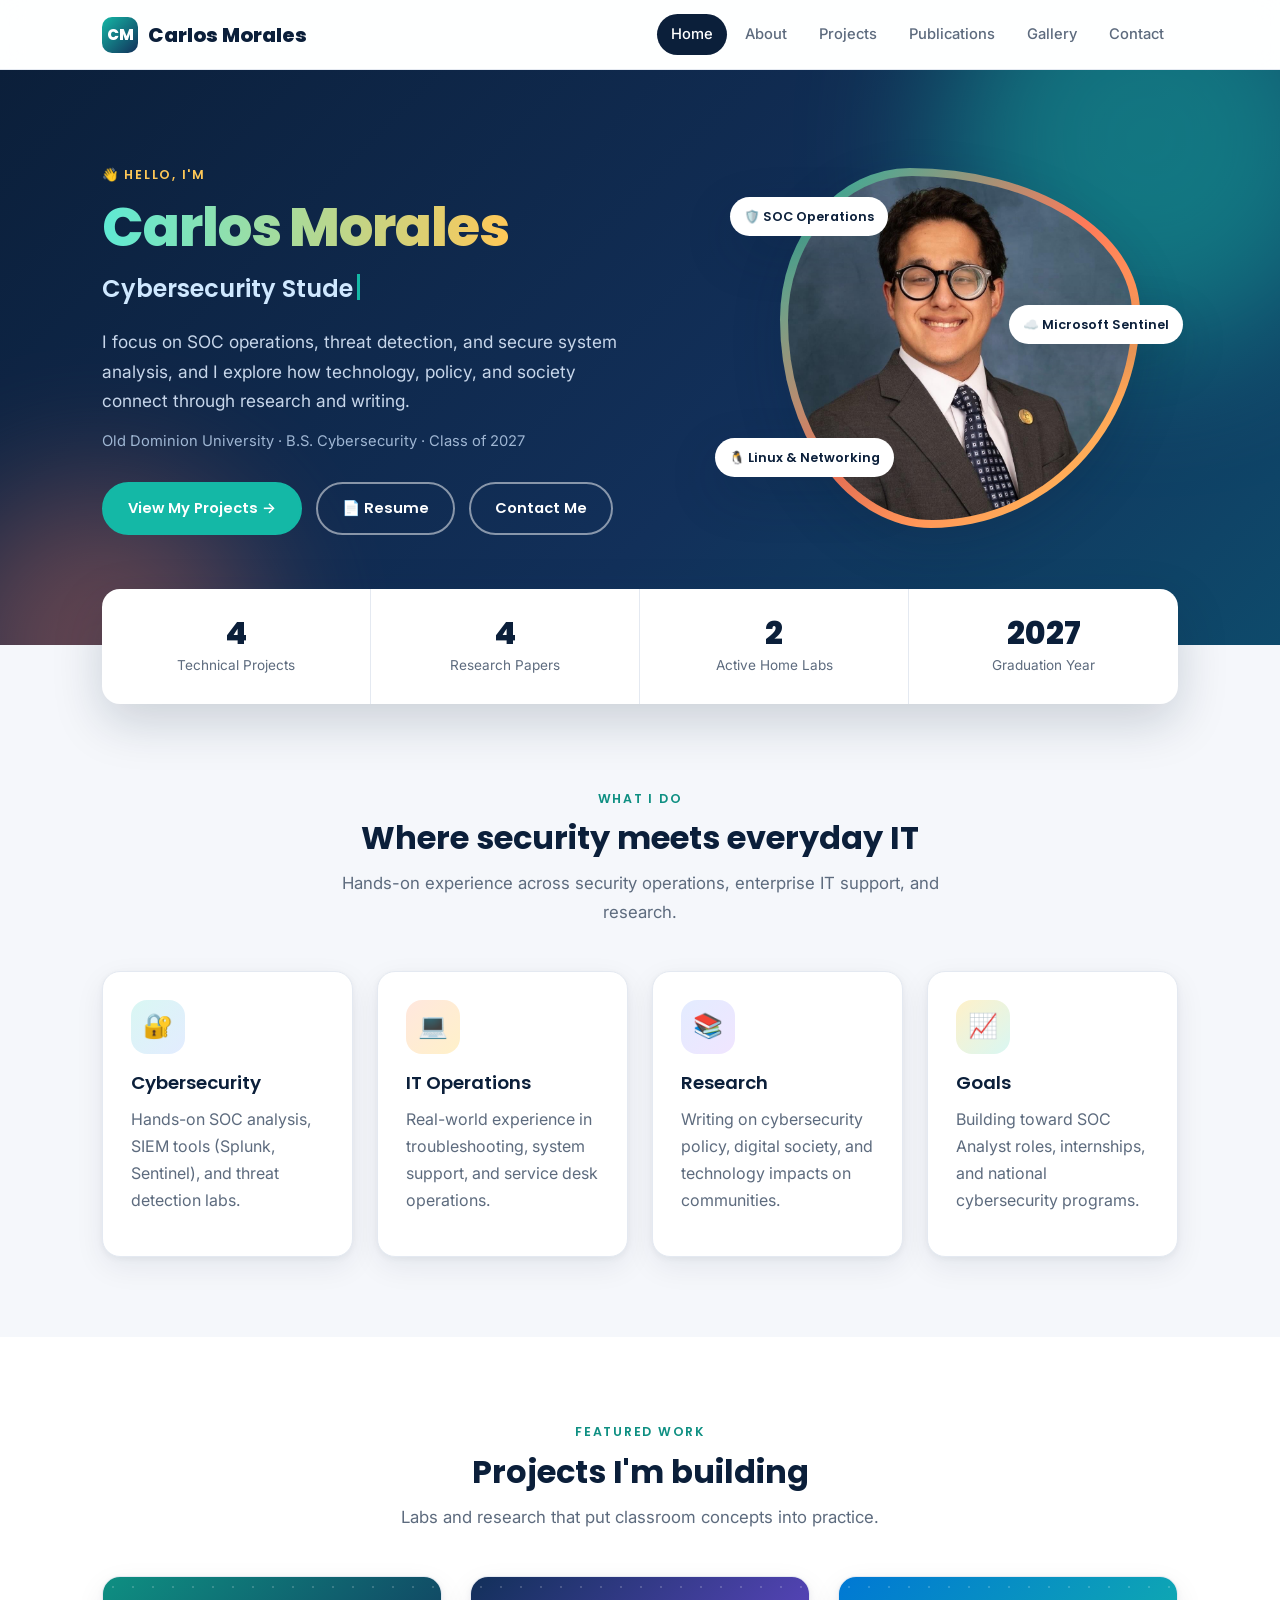
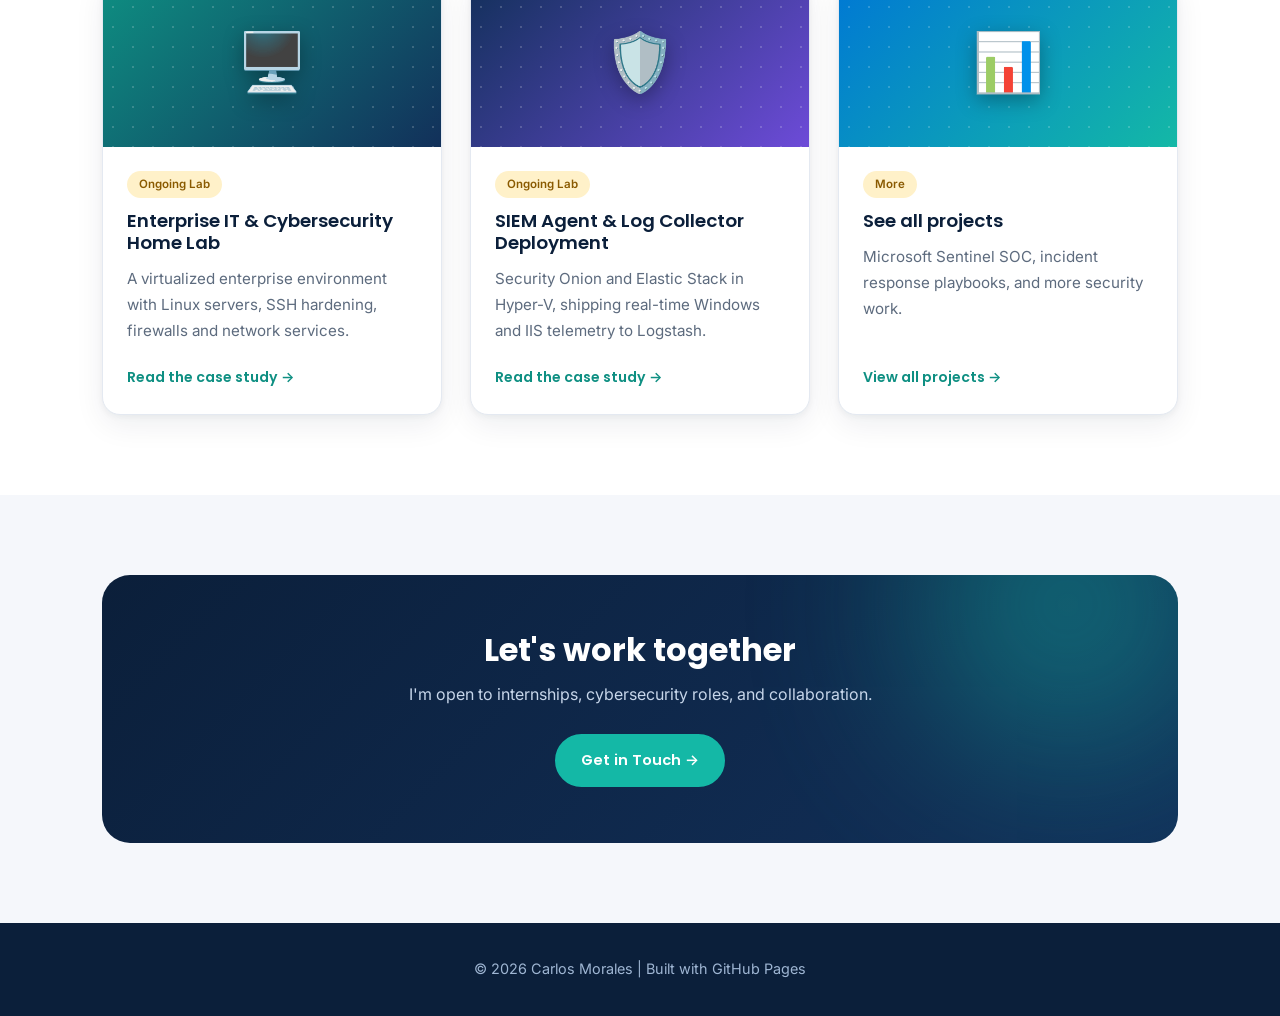
<file: index.html>
<!DOCTYPE html>
<html lang="en">
<head>
    <meta charset="UTF-8">
    <meta name="viewport" content="width=device-width, initial-scale=1.0">
    <title>Carlos Morales | Cybersecurity & IT Professional</title>
    <link rel="stylesheet" href="css/style.css">
    <script src="js/main.js"></script>
</head>
<body>

<nav class="navbar">
    <a href="index.html" class="brand"><span class="logo">CM</span> Carlos Morales</a>
    <button class="nav-toggle" aria-label="Toggle menu">☰</button>
    <div class="nav-links">
        <a href="index.html" class="nav-link active">Home</a>
        <a href="about.html" class="nav-link">About</a>
        <a href="projects.html" class="nav-link">Projects</a>
        <a href="writing.html" class="nav-link">Publications</a>
        <a href="gallery.html" class="nav-link">Gallery</a>
        <a href="contact.html" class="nav-link">Contact</a>
    </div>
</nav>

<!-- HERO -->
<header class="hero">
    <div class="wrap hero-inner">
        <div>
            <span class="eyebrow">👋 Hello, I'm</span>
            <h1><span class="grad">Carlos Morales</span></h1>
            <div class="role-line"><span id="typed-role">Cybersecurity Student</span><span class="caret"></span></div>
            <p>
                I focus on SOC operations, threat detection, and secure system analysis, and I explore how
                technology, policy, and society connect through research and writing.
            </p>
            <p class="uni">Old Dominion University · B.S. Cybersecurity · Class of 2027</p>
            <div class="hero-actions">
                <a class="btn" href="projects.html">View My Projects →</a>
                <a class="btn btn-ghost" href="assets/Carlos_Morales_Eportfolio%20(0).pdf" target="_blank" rel="noopener">📄 Resume</a>
                <a class="btn btn-ghost" href="contact.html">Contact Me</a>
            </div>
        </div>

        <div class="hero-photo">
            <div class="photo-frame">
                <img src="assets/Profile.jpg" alt="Carlos Morales">
            </div>
            <span class="chip c1">🛡️ SOC Operations</span>
            <span class="chip c2">🐧 Linux & Networking</span>
            <span class="chip c3">☁️ Microsoft Sentinel</span>
        </div>
    </div>
</header>

<!-- STATS -->
<section class="stats">
    <div class="wrap">
        <div class="stats-grid reveal">
            <div class="stat"><b>4</b><span>Technical Projects</span></div>
            <div class="stat"><b>4</b><span>Research Papers</span></div>
            <div class="stat"><b>2</b><span>Active Home Labs</span></div>
            <div class="stat"><b>2027</b><span>Graduation Year</span></div>
        </div>
    </div>
</section>

<!-- WHAT I DO -->
<section class="section">
    <div class="wrap">
        <div class="section-head reveal">
            <span class="eyebrow">What I Do</span>
            <h2>Where security meets everyday IT</h2>
            <p>Hands-on experience across security operations, enterprise IT support, and research.</p>
        </div>

        <div class="cards">
            <div class="card reveal">
                <div class="icon">🔐</div>
                <h3>Cybersecurity</h3>
                <p>Hands-on SOC analysis, SIEM tools (Splunk, Sentinel), and threat detection labs.</p>
            </div>
            <div class="card reveal">
                <div class="icon i2">💻</div>
                <h3>IT Operations</h3>
                <p>Real-world experience in troubleshooting, system support, and service desk operations.</p>
            </div>
            <div class="card reveal">
                <div class="icon i3">📚</div>
                <h3>Research</h3>
                <p>Writing on cybersecurity policy, digital society, and technology impacts on communities.</p>
            </div>
            <div class="card reveal">
                <div class="icon i4">📈</div>
                <h3>Goals</h3>
                <p>Building toward SOC Analyst roles, internships, and national cybersecurity programs.</p>
            </div>
        </div>
    </div>
</section>

<!-- FEATURED PROJECTS -->
<section class="section alt">
    <div class="wrap">
        <div class="section-head reveal">
            <span class="eyebrow">Featured Work</span>
            <h2>Projects I'm building</h2>
            <p>Labs and research that put classroom concepts into practice.</p>
        </div>

        <div class="project-grid">
            <a href="projects/enterprise-it-infrastructure-home-lab.html" class="project-link reveal">
                <div class="project-card">
                    <div class="cover"><span>🖥️</span></div>
                    <div class="project-body">
                        <span class="status">Ongoing Lab</span>
                        <h3>Enterprise IT & Cybersecurity Home Lab</h3>
                        <p>A virtualized enterprise environment with Linux servers, SSH hardening, firewalls and network services.</p>
                        <span class="project-more">Read the case study →</span>
                    </div>
                </div>
            </a>

            <a href="projects/siem-deployment-lab.html" class="project-link reveal">
                <div class="project-card">
                    <div class="cover c2"><span>🛡️</span></div>
                    <div class="project-body">
                        <span class="status">Ongoing Lab</span>
                        <h3>SIEM Agent & Log Collector Deployment</h3>
                        <p>Security Onion and Elastic Stack in Hyper-V, shipping real-time Windows and IIS telemetry to Logstash.</p>
                        <span class="project-more">Read the case study →</span>
                    </div>
                </div>
            </a>

            <a href="projects.html" class="project-link reveal">
                <div class="project-card">
                    <div class="cover c3"><span>📊</span></div>
                    <div class="project-body">
                        <span class="status">More</span>
                        <h3>See all projects</h3>
                        <p>Microsoft Sentinel SOC, incident response playbooks, and more security work.</p>
                        <span class="project-more">View all projects →</span>
                    </div>
                </div>
            </a>
        </div>
    </div>
</section>

<!-- CTA -->
<section class="section">
    <div class="wrap">
        <div class="cta-band reveal">
            <h2>Let's work together</h2>
            <p>I'm open to internships, cybersecurity roles, and collaboration.</p>
            <a class="btn" href="contact.html">Get in Touch →</a>
        </div>
    </div>
</section>

<footer>
    © 2026 Carlos Morales | Built with GitHub Pages
</footer>

</body>
</html>
</file>
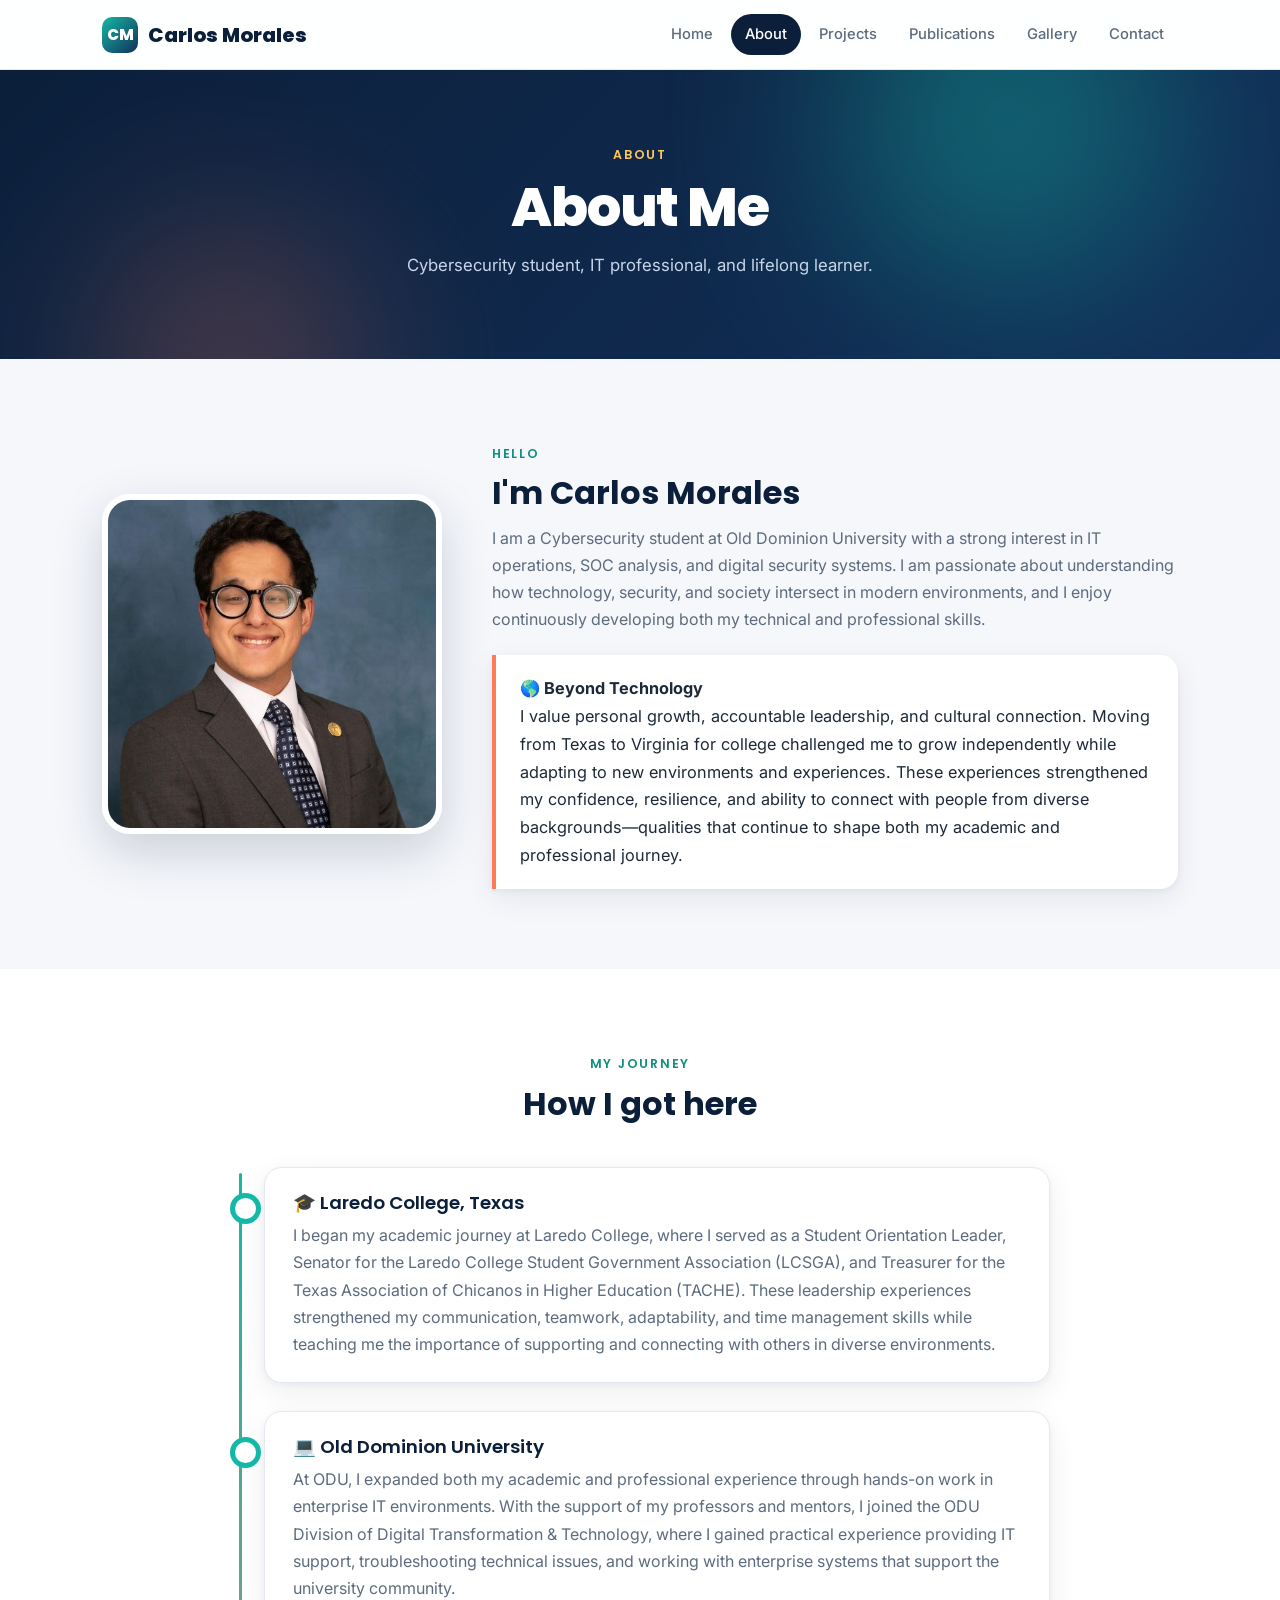
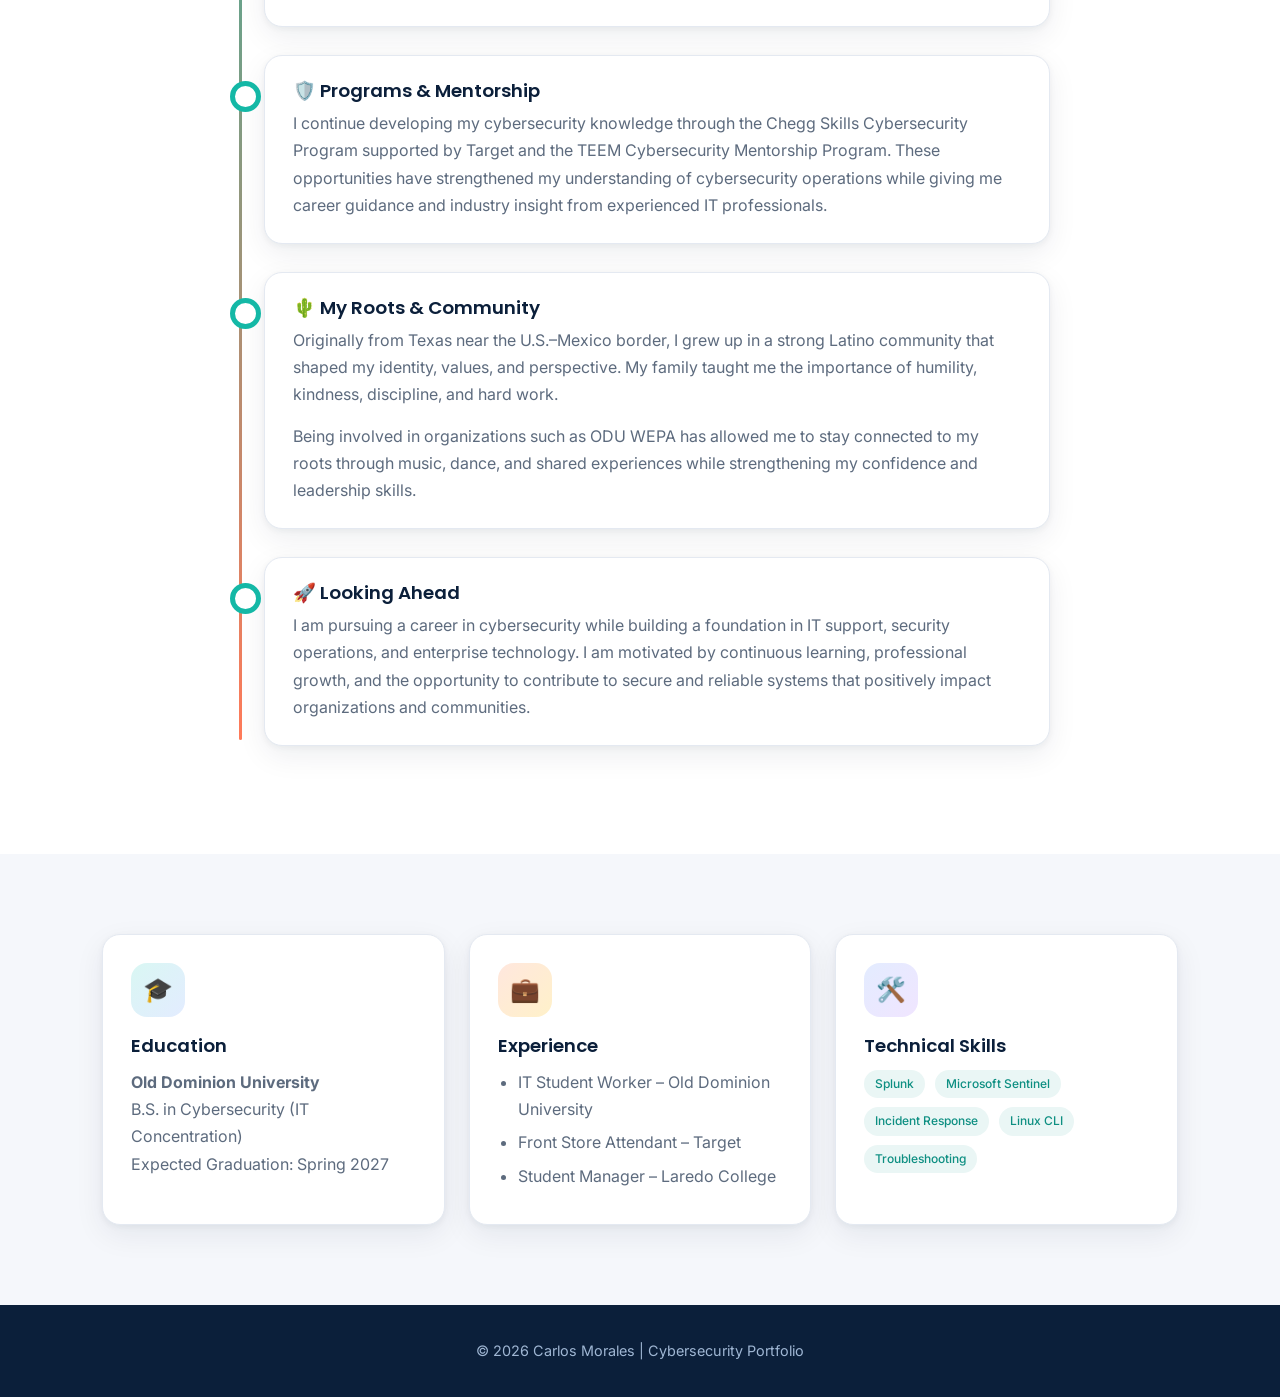
<file: about.html>
<!DOCTYPE html>
<html lang="en">
<head>
    <meta charset="UTF-8">
    <meta name="viewport" content="width=device-width, initial-scale=1.0">
    <title>About | Carlos Morales</title>
    <link rel="stylesheet" href="css/style.css">
    <script src="js/main.js"></script>
</head>

<body>

<nav class="navbar">
    <a href="index.html" class="brand"><span class="logo">CM</span> Carlos Morales</a>
    <button class="nav-toggle" aria-label="Toggle menu">☰</button>
    <div class="nav-links">
        <a href="index.html" class="nav-link">Home</a>
        <a href="about.html" class="nav-link active">About</a>
        <a href="projects.html" class="nav-link">Projects</a>
        <a href="writing.html" class="nav-link">Publications</a>
        <a href="gallery.html" class="nav-link">Gallery</a>
        <a href="contact.html" class="nav-link">Contact</a>
    </div>
</nav>

<header class="page-hero">
    <span class="eyebrow">About</span>
    <h1>About Me</h1>
    <p>Cybersecurity student, IT professional, and lifelong learner.</p>
</header>

<!-- INTRO -->
<section class="section">
    <div class="wrap about-top">
        <img src="./assets/Profile.jpg" alt="Carlos Morales" class="profile-pic reveal">

        <div class="reveal">
            <span class="eyebrow">Hello</span>
            <h2>I'm Carlos Morales</h2>
            <p>
                I am a Cybersecurity student at Old Dominion University with a strong interest in IT operations,
                SOC analysis, and digital security systems. I am passionate about understanding how technology,
                security, and society intersect in modern environments, and I enjoy continuously developing both
                my technical and professional skills.
            </p>
            <div class="quote">
                <strong>🌎 Beyond Technology</strong><br>
                I value personal growth, accountable leadership, and cultural connection. Moving from Texas to
                Virginia for college challenged me to grow independently while adapting to new environments and
                experiences. These experiences strengthened my confidence, resilience, and ability to connect with
                people from diverse backgrounds—qualities that continue to shape both my academic and professional journey.
            </div>
        </div>
    </div>
</section>

<!-- JOURNEY -->
<section class="section alt">
    <div class="wrap">
        <div class="section-head reveal">
            <span class="eyebrow">My Journey</span>
            <h2>How I got here</h2>
        </div>

        <div class="timeline">

            <div class="t-item reveal">
                <div class="card">
                    <h3>🎓 Laredo College, Texas</h3>
                    <p>
                        I began my academic journey at Laredo College, where I served as a Student Orientation Leader,
                        Senator for the Laredo College Student Government Association (LCSGA), and Treasurer for the
                        Texas Association of Chicanos in Higher Education (TACHE). These leadership experiences
                        strengthened my communication, teamwork, adaptability, and time management skills while teaching
                        me the importance of supporting and connecting with others in diverse environments.
                    </p>
                </div>
            </div>

            <div class="t-item reveal">
                <div class="card">
                    <h3>💻 Old Dominion University</h3>
                    <p>
                        At ODU, I expanded both my academic and professional experience through hands-on work in
                        enterprise IT environments. With the support of my professors and mentors, I joined the ODU
                        Division of Digital Transformation & Technology, where I gained practical experience providing
                        IT support, troubleshooting technical issues, and working with enterprise systems that support
                        the university community.
                    </p>
                </div>
            </div>

            <div class="t-item reveal">
                <div class="card">
                    <h3>🛡️ Programs & Mentorship</h3>
                    <p>
                        I continue developing my cybersecurity knowledge through the Chegg Skills Cybersecurity Program
                        supported by Target and the TEEM Cybersecurity Mentorship Program. These opportunities have
                        strengthened my understanding of cybersecurity operations while giving me career guidance and
                        industry insight from experienced IT professionals.
                    </p>
                </div>
            </div>

            <div class="t-item reveal">
                <div class="card">
                    <h3>🌵 My Roots & Community</h3>
                    <p>
                        Originally from Texas near the U.S.–Mexico border, I grew up in a strong Latino community that
                        shaped my identity, values, and perspective. My family taught me the importance of humility,
                        kindness, discipline, and hard work.
                    </p>
                    <p>
                        Being involved in organizations such as ODU WEPA has allowed me to stay connected to my roots
                        through music, dance, and shared experiences while strengthening my confidence and leadership skills.
                    </p>
                </div>
            </div>

            <div class="t-item reveal">
                <div class="card">
                    <h3>🚀 Looking Ahead</h3>
                    <p>
                        I am pursuing a career in cybersecurity while building a foundation in IT support, security
                        operations, and enterprise technology. I am motivated by continuous learning, professional
                        growth, and the opportunity to contribute to secure and reliable systems that positively impact
                        organizations and communities.
                    </p>
                </div>
            </div>

        </div>
    </div>
</section>

<!-- QUICK FACTS -->
<section class="section">
    <div class="wrap">
        <div class="cards">

            <div class="card reveal">
                <div class="icon">🎓</div>
                <h3>Education</h3>
                <p>
                    <strong>Old Dominion University</strong><br>
                    B.S. in Cybersecurity (IT Concentration)<br>
                    Expected Graduation: Spring 2027
                </p>
            </div>

            <div class="card reveal">
                <div class="icon i2">💼</div>
                <h3>Experience</h3>
                <ul>
                    <li>IT Student Worker – Old Dominion University</li>
                    <li>Front Store Attendant – Target</li>
                    <li>Student Manager – Laredo College</li>
                </ul>
            </div>

            <div class="card reveal">
                <div class="icon i3">🛠️</div>
                <h3>Technical Skills</h3>
                <div class="tag-container">
                    <span class="tag">Splunk</span>
                    <span class="tag">Microsoft Sentinel</span>
                    <span class="tag">Incident Response</span>
                    <span class="tag">Linux CLI</span>
                    <span class="tag">Troubleshooting</span>
                </div>
            </div>

        </div>
    </div>
</section>

<footer>
    © 2026 Carlos Morales | Cybersecurity Portfolio
</footer>

</body>
</html>
</file>
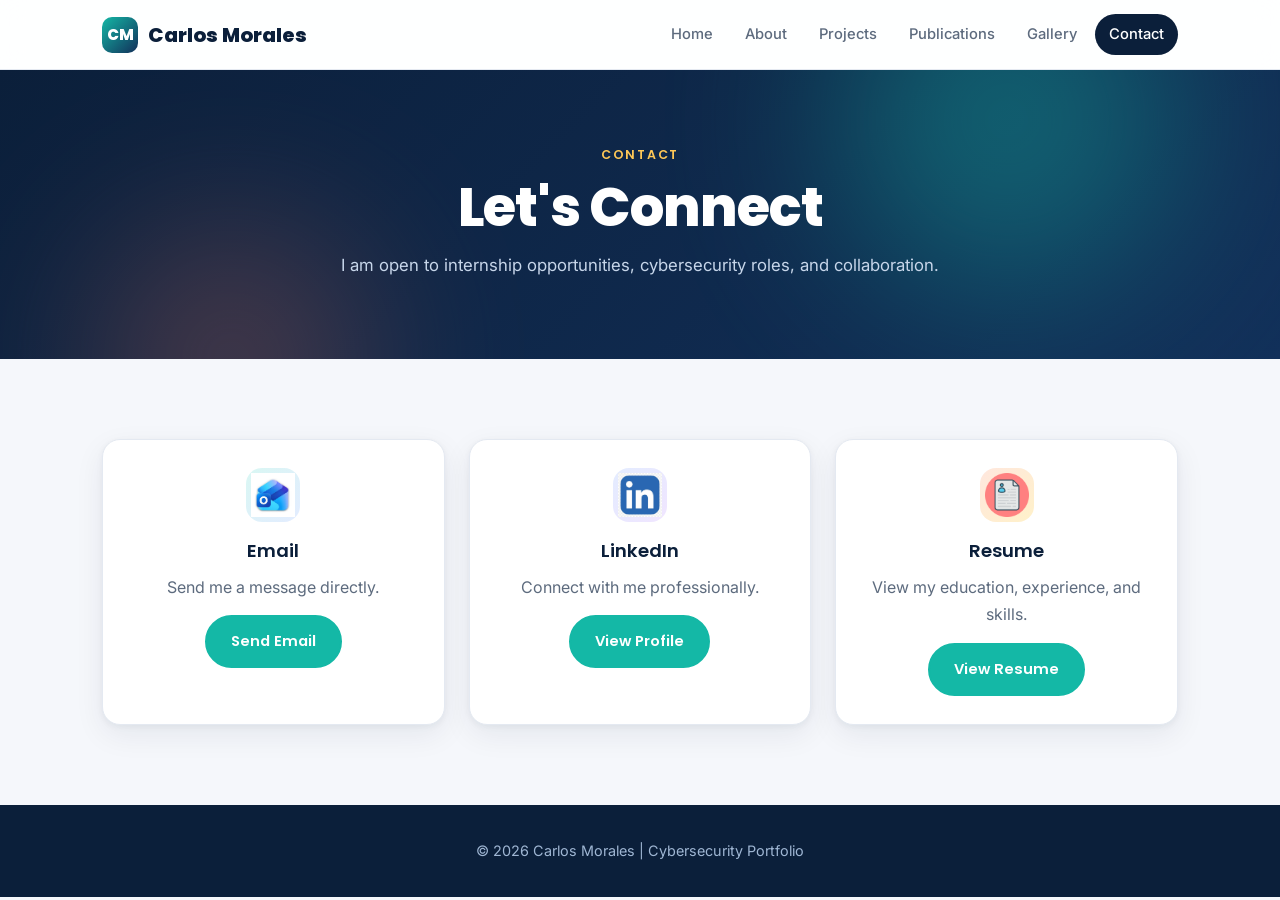
<file: contact.html>
<!DOCTYPE html>
<html lang="en">
<head>
    <meta charset="UTF-8">
    <meta name="viewport" content="width=device-width, initial-scale=1.0">
    <title>Contact | Carlos Morales</title>
    <link rel="stylesheet" href="css/style.css">
    <script src="js/main.js"></script>
</head>
<body>

<nav class="navbar">
    <a href="index.html" class="brand"><span class="logo">CM</span> Carlos Morales</a>
    <button class="nav-toggle" aria-label="Toggle menu">☰</button>
    <div class="nav-links">
        <a href="index.html" class="nav-link">Home</a>
        <a href="about.html" class="nav-link">About</a>
        <a href="projects.html" class="nav-link">Projects</a>
        <a href="writing.html" class="nav-link">Publications</a>
        <a href="gallery.html" class="nav-link">Gallery</a>
        <a href="contact.html" class="nav-link active">Contact</a>
    </div>
</nav>

<header class="page-hero">
    <span class="eyebrow">Contact</span>
    <h1>Let's Connect</h1>
    <p>I am open to internship opportunities, cybersecurity roles, and collaboration.</p>
</header>

<section class="section">
    <div class="wrap">
        <div class="cards">

            <div class="card contact-card reveal">
                <div class="icon"><img src="assets/outlook.jpg" alt="Outlook logo"></div>
                <h3>Email</h3>
                <p>Send me a message directly.</p>
                <a class="btn" href="mailto:carlos.morales2004@outlook.com">Send Email</a>
            </div>

            <div class="card contact-card reveal">
                <div class="icon i3"><img src="assets/Linkdein.jpg" alt="LinkedIn logo"></div>
                <h3>LinkedIn</h3>
                <p>Connect with me professionally.</p>
                <a class="btn" href="https://www.linkedin.com/in/carlos-morales-39b789294" target="_blank" rel="noopener noreferrer">View Profile</a>
            </div>

            <div class="card contact-card reveal">
                <div class="icon i2"><img src="assets/resume.png" alt="Resume icon"></div>
                <h3>Resume</h3>
                <p>View my education, experience, and skills.</p>
                <a class="btn" href="assets/Carlos_Morales_Eportfolio%20(0).pdf" target="_blank" rel="noopener">View Resume</a>
            </div>

        </div>
    </div>
</section>

<footer>
    © 2026 Carlos Morales | Cybersecurity Portfolio
</footer>

</body>
</html>
</file>
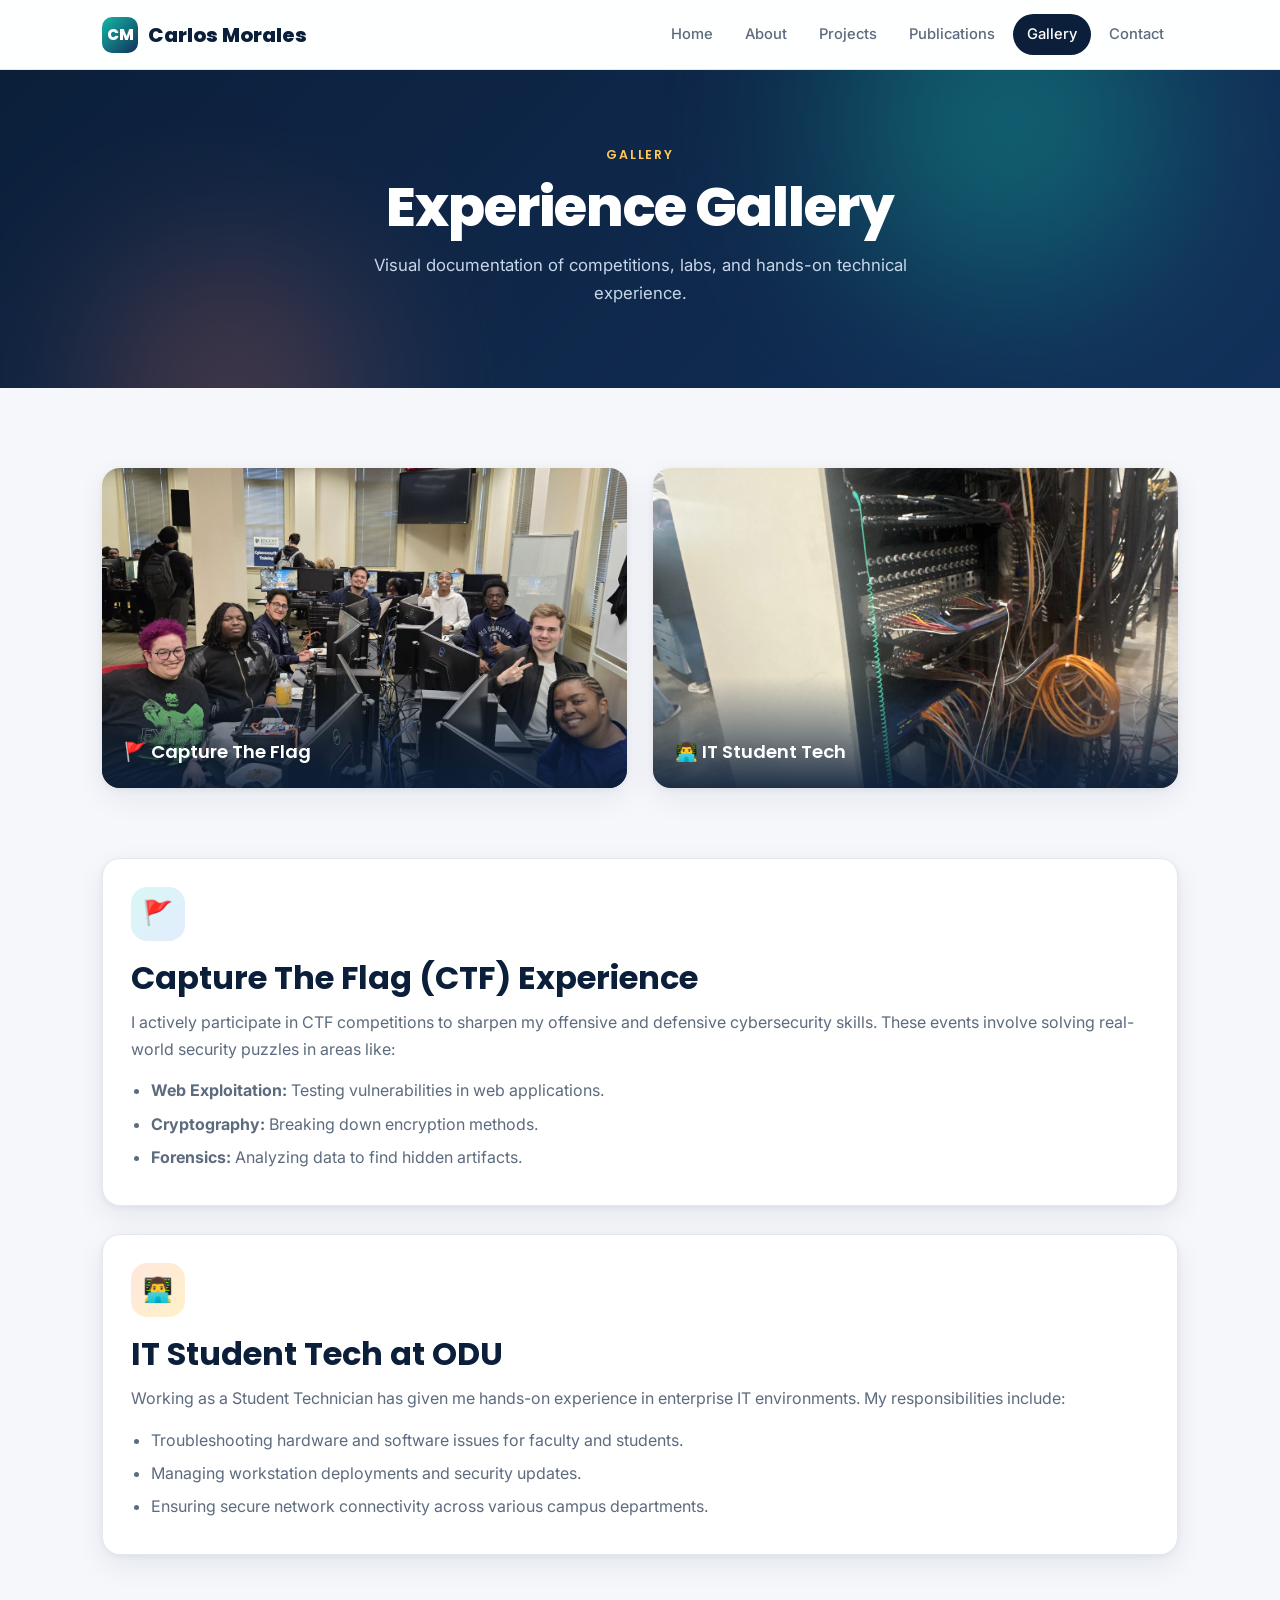
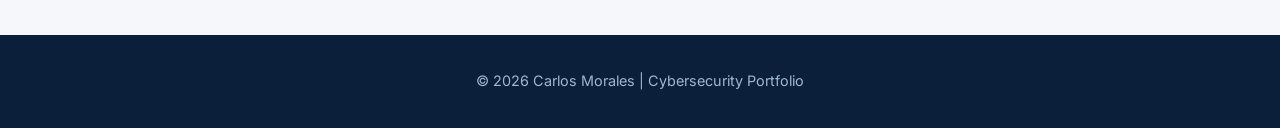
<file: gallery.html>
<!DOCTYPE html>
<html lang="en">
<head>
    <meta charset="UTF-8">
    <meta name="viewport" content="width=device-width, initial-scale=1.0">
    <title>Gallery | Carlos Morales</title>
    <link rel="stylesheet" href="css/style.css">
    <script src="js/main.js"></script>
</head>
<body>

<nav class="navbar">
    <a href="index.html" class="brand"><span class="logo">CM</span> Carlos Morales</a>
    <button class="nav-toggle" aria-label="Toggle menu">☰</button>
    <div class="nav-links">
        <a href="index.html" class="nav-link">Home</a>
        <a href="about.html" class="nav-link">About</a>
        <a href="projects.html" class="nav-link">Projects</a>
        <a href="writing.html" class="nav-link">Publications</a>
        <a href="gallery.html" class="nav-link active">Gallery</a>
        <a href="contact.html" class="nav-link">Contact</a>
    </div>
</nav>

<header class="page-hero">
    <span class="eyebrow">Gallery</span>
    <h1>Experience Gallery</h1>
    <p>Visual documentation of competitions, labs, and hands-on technical experience.</p>
</header>

<section class="section">
    <div class="wrap">

        <div class="gallery-grid">
            <a href="#ctf-detail" class="gallery-link reveal">
                <div class="gallery-item">
                    <img src="assets/CTF2.jpg" alt="Capture The Flag competition">
                    <p>🚩 Capture The Flag</p>
                </div>
            </a>

            <a href="#it-detail" class="gallery-link reveal">
                <div class="gallery-item">
                    <img src="assets/IT.jpeg" alt="IT student technician">
                    <p>👨‍💻 IT Student Tech</p>
                </div>
            </a>
        </div>

        <div class="detail-stack">

            <section id="ctf-detail" class="card reveal">
                <div class="icon">🚩</div>
                <h2>Capture The Flag (CTF) Experience</h2>
                <p>I actively participate in CTF competitions to sharpen my offensive and defensive cybersecurity skills. These events involve solving real-world security puzzles in areas like:</p>
                <ul>
                    <li><strong>Web Exploitation:</strong> Testing vulnerabilities in web applications.</li>
                    <li><strong>Cryptography:</strong> Breaking down encryption methods.</li>
                    <li><strong>Forensics:</strong> Analyzing data to find hidden artifacts.</li>
                </ul>
            </section>

            <section id="it-detail" class="card reveal">
                <div class="icon i2">👨‍💻</div>
                <h2>IT Student Tech at ODU</h2>
                <p>Working as a Student Technician has given me hands-on experience in enterprise IT environments. My responsibilities include:</p>
                <ul>
                    <li>Troubleshooting hardware and software issues for faculty and students.</li>
                    <li>Managing workstation deployments and security updates.</li>
                    <li>Ensuring secure network connectivity across various campus departments.</li>
                </ul>
            </section>

        </div>
    </div>
</section>

<footer>
    © 2026 Carlos Morales | Cybersecurity Portfolio
</footer>

</body>
</html>
</file>
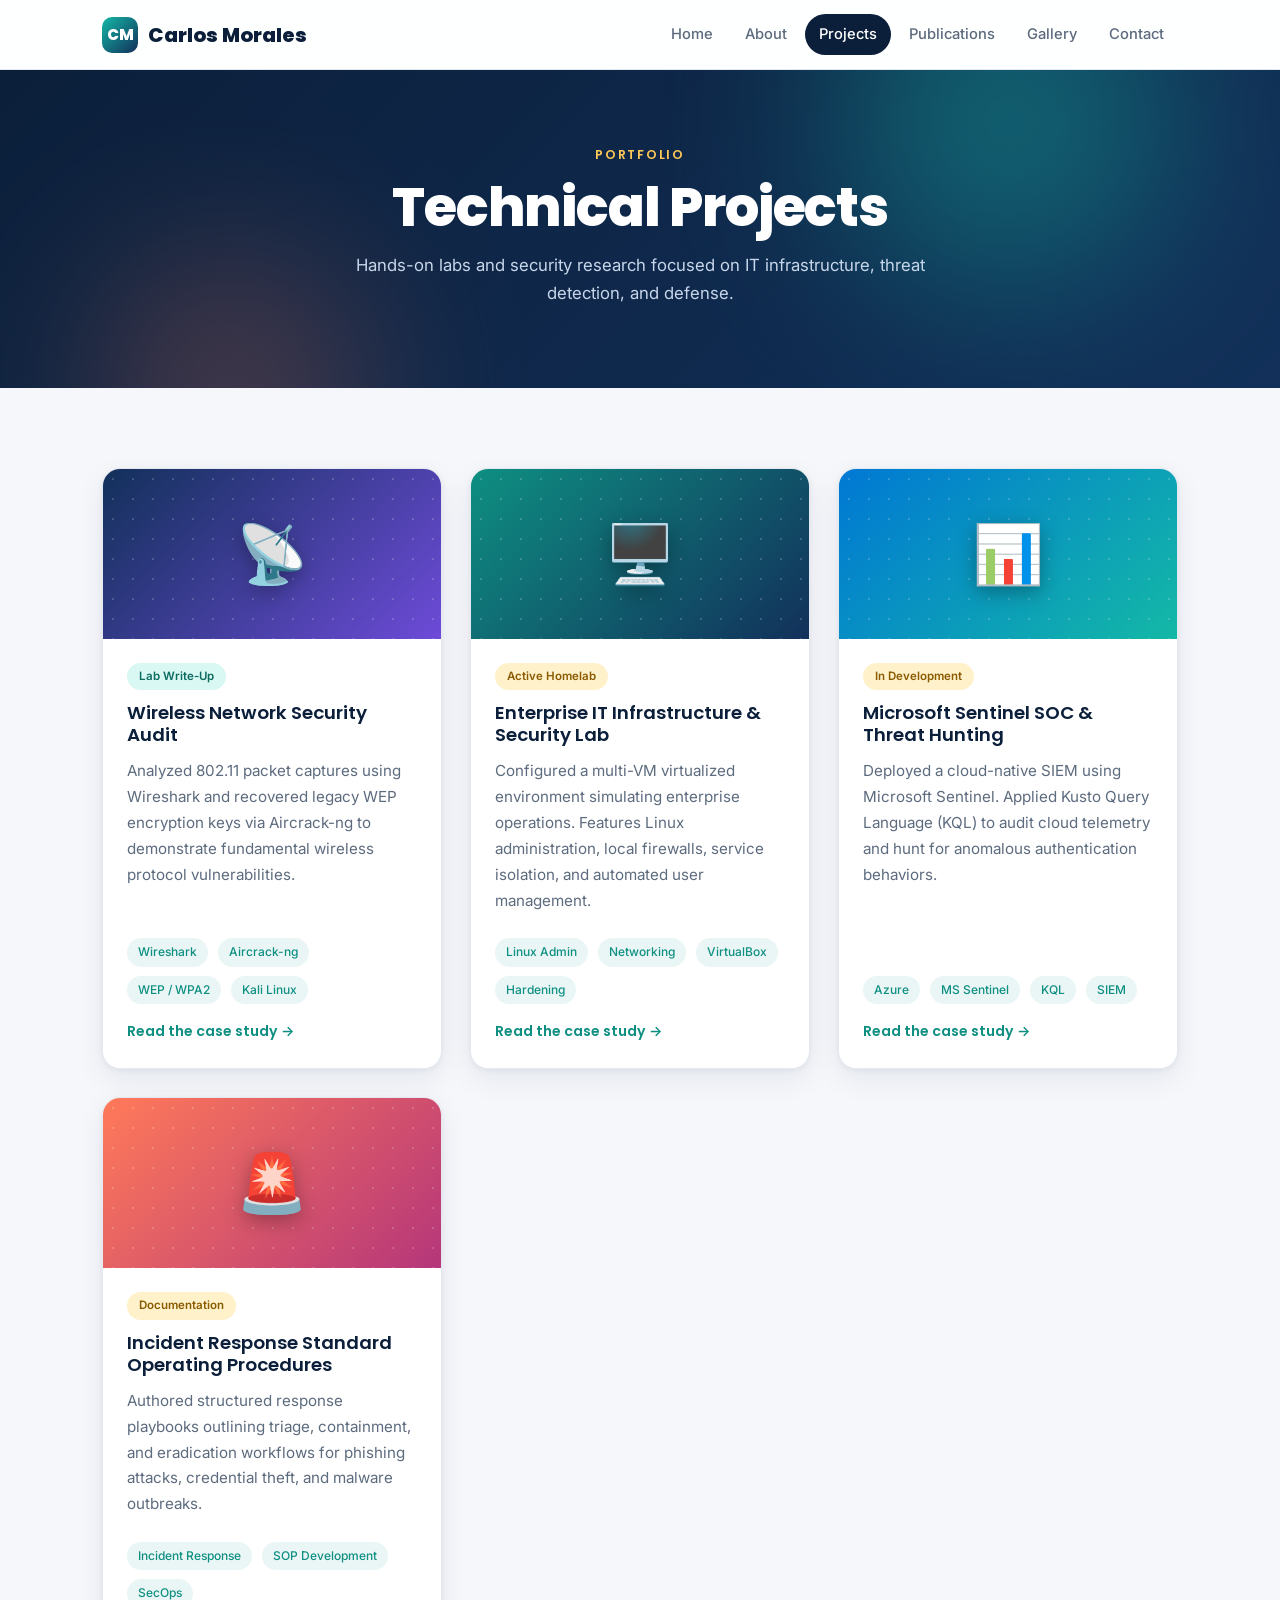
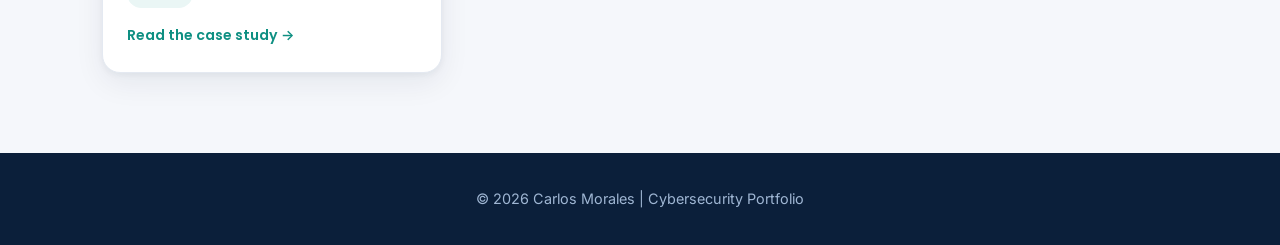
<file: projects.html>
<!DOCTYPE html>
<html lang="en">
<head>
    <meta charset="UTF-8">
    <meta name="viewport" content="width=device-width, initial-scale=1.0">
    <title>Projects | Carlos Morales</title>
    
    <!-- Open Graph Metadata for Social Media Sharing (LinkedIn, Twitter) -->
    <meta property="og:title" content="Cybersecurity & IT Infrastructure Projects | Carlos Morales">
    <meta property="og:description" content="Explore hands-on cybersecurity labs, network auditing write-ups, and SOC monitoring projects.">
    <meta property="og:type" content="website">

    <link rel="stylesheet" href="css/style.css">
    <script src="js/main.js" defer></script>
</head>

<body>

<nav class="navbar">
    <a href="index.html" class="brand"><span class="logo">CM</span> Carlos Morales</a>
    <button class="nav-toggle" aria-label="Toggle menu">☰</button>
    <div class="nav-links">
        <a href="index.html" class="nav-link">Home</a>
        <a href="about.html" class="nav-link">About</a>
        <a href="projects.html" class="nav-link active">Projects</a>
        <a href="writing.html" class="nav-link">Publications</a>
        <a href="gallery.html" class="nav-link">Gallery</a>
        <a href="contact.html" class="nav-link">Contact</a>
    </div>
</nav>

<header class="page-hero">
    <span class="eyebrow">Portfolio</span>
    <h1>Technical Projects</h1>
    <p>Hands-on labs and security research focused on IT infrastructure, threat detection, and defense.</p>
</header>

<section class="section">
    <div class="wrap">
        <div class="project-grid">

            <!-- WIRELESS NETWORK SECURITY AUDIT -->
            <a href="projects/Wireless-Network-Security-Audit.html" class="project-link reveal">
                <div class="project-card">
                    <div class="cover c2"><span>📡</span></div>
                    <div class="project-body">
                        <span class="status done">Lab Write-Up</span>
                        <h3>Wireless Network Security Audit</h3>
                        <p>
                            Analyzed 802.11 packet captures using Wireshark and recovered legacy WEP encryption keys via Aircrack-ng to demonstrate fundamental wireless protocol vulnerabilities.
                        </p>
                        <div class="tag-container">
                            <span class="tag">Wireshark</span>
                            <span class="tag">Aircrack-ng</span>
                            <span class="tag">WEP / WPA2</span>
                            <span class="tag">Kali Linux</span>
                        </div>
                        <span class="project-more">Read the case study →</span>
                    </div>
                </div>
            </a>

            <!-- ENTERPRISE IT INFRASTRUCTURE & CYBERSECURITY HOME LAB -->
            <a href="projects/enterprise-it-infrastructure-home-lab.html" class="project-link reveal">
                <div class="project-card">
                    <div class="cover"><span>🖥️</span></div>
                    <div class="project-body">
                        <span class="status">Active Homelab</span>
                        <h3>Enterprise IT Infrastructure & Security Lab</h3>
                        <p>
                            Configured a multi-VM virtualized environment simulating enterprise operations. Features Linux administration, local firewalls, service isolation, and automated user management.
                        </p>
                        <div class="tag-container">
                            <span class="tag">Linux Admin</span>
                            <span class="tag">Networking</span>
                            <span class="tag">VirtualBox</span>
                            <span class="tag">Hardening</span>
                        </div>
                        <span class="project-more">Read the case study →</span>
                    </div>
                </div>
            </a>

            <!-- SENTINEL SOC -->
            <a href="projects/sentinel-soc.html" class="project-link reveal">
                <div class="project-card">
                    <div class="cover c3"><span>📊</span></div>
                    <div class="project-body">
                        <span class="status">In Development</span>
                        <h3>Microsoft Sentinel SOC & Threat Hunting</h3>
                        <p>
                            Deployed a cloud-native SIEM using Microsoft Sentinel. Applied Kusto Query Language (KQL) to audit cloud telemetry and hunt for anomalous authentication behaviors.
                        </p>
                        <div class="tag-container">
                            <span class="tag">Azure</span>
                            <span class="tag">MS Sentinel</span>
                            <span class="tag">KQL</span>
                            <span class="tag">SIEM</span>
                        </div>
                        <span class="project-more">Read the case study →</span>
                    </div>
                </div>
            </a>

            <!-- INCIDENT RESPONSE PLAYBOOKS -->
            <a href="projects/incident-response-playbooks.html" class="project-link reveal">
                <div class="project-card">
                    <div class="cover c4"><span>🚨</span></div>
                    <div class="project-body">
                        <span class="status">Documentation</span>
                        <h3>Incident Response Standard Operating Procedures</h3>
                        <p>
                            Authored structured response playbooks outlining triage, containment, and eradication workflows for phishing attacks, credential theft, and malware outbreaks.
                        </p>
                        <div class="tag-container">
                            <span class="tag">Incident Response</span>
                            <span class="tag">SOP Development</span>
                            <span class="tag">SecOps</span>
                        </div>
                        <span class="project-more">Read the case study →</span>
                    </div>
                </div>
            </a>

        </div>
    </div>
</section>

<footer>
    © 2026 Carlos Morales | Cybersecurity Portfolio
</footer>

</body>
</html>
</file>
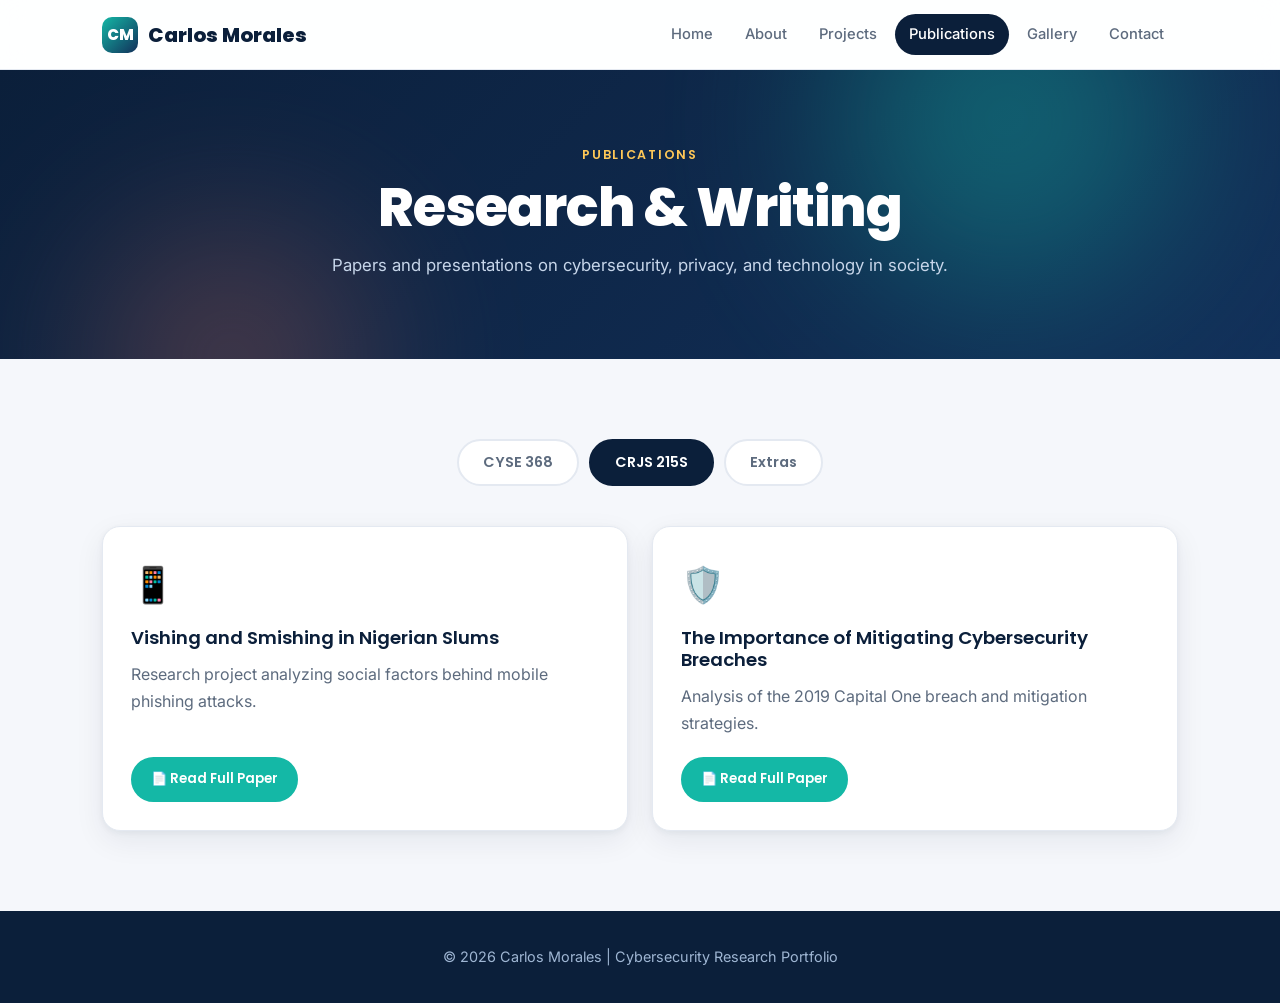
<file: writing.html>
<!DOCTYPE html>
<html lang="en">
<head>
    <meta charset="UTF-8">
    <meta name="viewport" content="width=device-width, initial-scale=1.0">
    <title>Research & Writing | Carlos Morales</title>
    <link rel="stylesheet" href="css/style.css">
    <script src="js/main.js"></script>
</head>

<body>

<nav class="navbar">
    <a href="index.html" class="brand"><span class="logo">CM</span> Carlos Morales</a>
    <button class="nav-toggle" aria-label="Toggle menu">☰</button>
    <div class="nav-links">
        <a href="index.html" class="nav-link">Home</a>
        <a href="about.html" class="nav-link">About</a>
        <a href="projects.html" class="nav-link">Projects</a>
        <a href="writing.html" class="nav-link active">Publications</a>
        <a href="gallery.html" class="nav-link">Gallery</a>
        <a href="contact.html" class="nav-link">Contact</a>
    </div>
</nav>

<header class="page-hero">
    <span class="eyebrow">Publications</span>
    <h1>Research & Writing</h1>
    <p>Papers and presentations on cybersecurity, privacy, and technology in society.</p>
</header>

<section id="writing" class="section">
    <div class="wrap">

        <!-- TABS -->
        <div class="tabs">
            <button class="tab-button" onclick="openTab('cyse368', event)">CYSE 368</button>
            <button class="tab-button" onclick="openTab('crjs215s', event)">CRJS 215S</button>
            <button class="tab-button" onclick="openTab('extras', event)">Extras</button>
        </div>

        <!-- CYSE 368 -->
        <div id="cyse368" class="tab-content">
            <div class="empty-state">
                <span class="big">🚧</span>
                <h3>CYSE 368 work is on the way</h3>
                <p>Coming soon...</p>
            </div>
        </div>

        <!-- CRJS 215S -->
        <div id="crjs215s" class="tab-content">
            <div class="cards">

                <div class="card pub-card">
                    <div class="doc-icon">📱</div>
                    <h3>Vishing and Smishing in Nigerian Slums</h3>
                    <p>Research project analyzing social factors behind mobile phishing attacks.</p>
                    <div><a href="assets/vishing.pdf" class="paper-link" target="_blank" rel="noopener">📄 Read Full Paper</a></div>
                </div>

                <div class="card pub-card">
                    <div class="doc-icon">🛡️</div>
                    <h3>The Importance of Mitigating Cybersecurity Breaches</h3>
                    <p>Analysis of the 2019 Capital One breach and mitigation strategies.</p>
                    <div><a href="assets/breach.pdf" class="paper-link" target="_blank" rel="noopener">📄 Read Full Paper</a></div>
                </div>

            </div>
        </div>

        <!-- EXTRAS -->
        <div id="extras" class="tab-content">
            <div class="cards">

                <div class="card pub-card">
                    <div class="doc-icon">🧑‍💻</div>
                    <h3>Cybersecurity Career Professional Paper</h3>
                    <p>
                        Explores how behavioral psychology and communication
                        influence SOC analyst decision-making in cybersecurity environments.
                    </p>
                    <div><a href="assets/career.pdf" class="paper-link" target="_blank" rel="noopener">📄 Read Full Paper</a></div>
                </div>

                <div class="card pub-card">
                    <div class="doc-icon">📊</div>
                    <h3>How Data Shapes Human Behavior and Privacy</h3>
                    <p>
                        Examines how data collection, tracking technologies,
                        and digital platforms influence user privacy and online behavior.
                    </p>
                    <div><a href="assets/presentation.pdf" class="paper-link" target="_blank" rel="noopener">📄 View Presentation</a></div>
                </div>

            </div>
        </div>

    </div>
</section>

<footer>
    © 2026 Carlos Morales | Cybersecurity Research Portfolio
</footer>

<script>
function openTab(tabName, event) {
    document.querySelectorAll(".tab-content").forEach(function (tab) {
        tab.classList.remove("active");
    });
    document.querySelectorAll(".tab-button").forEach(function (btn) {
        btn.classList.remove("active-tab");
    });
    document.getElementById(tabName).classList.add("active");
    event.currentTarget.classList.add("active-tab");
}

document.addEventListener("DOMContentLoaded", function () {
    document.getElementById("crjs215s").classList.add("active");
    document.querySelectorAll(".tab-button")[1].classList.add("active-tab");
});
</script>

</body>
</html>
</file>
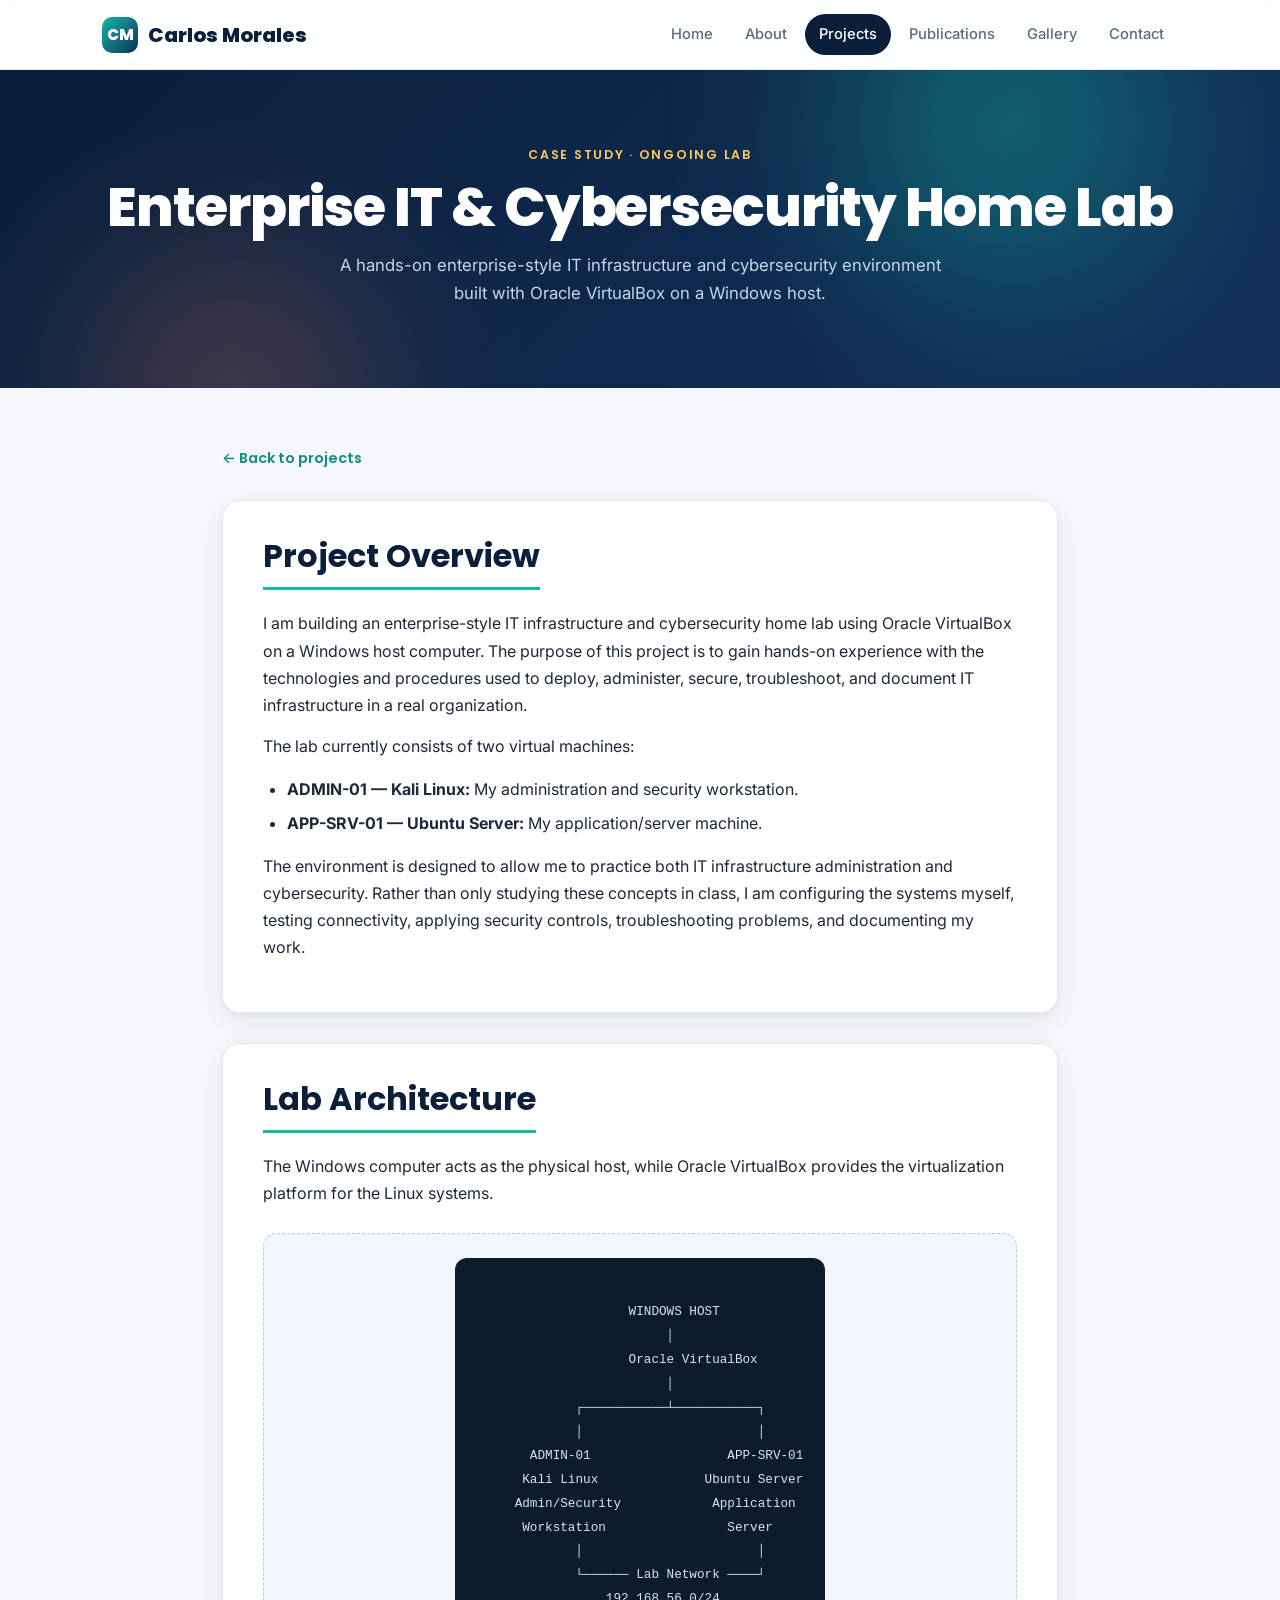
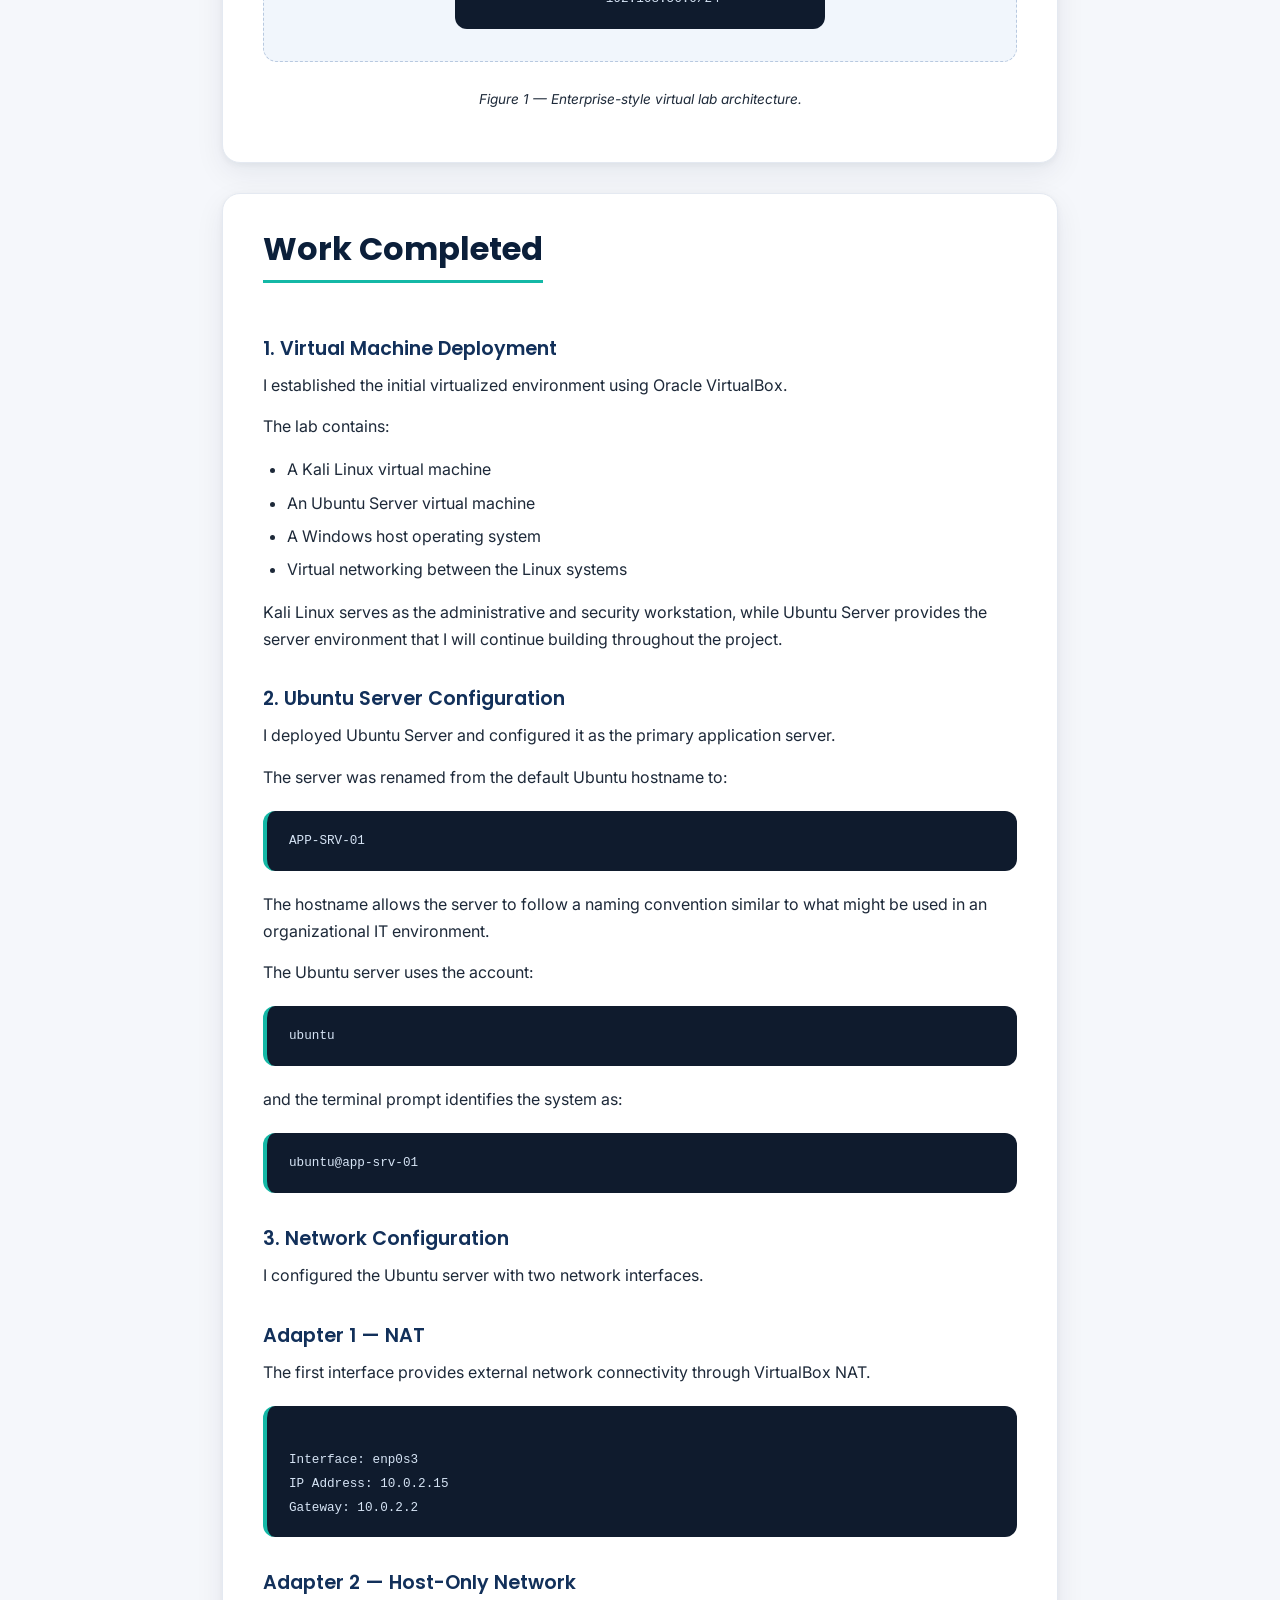
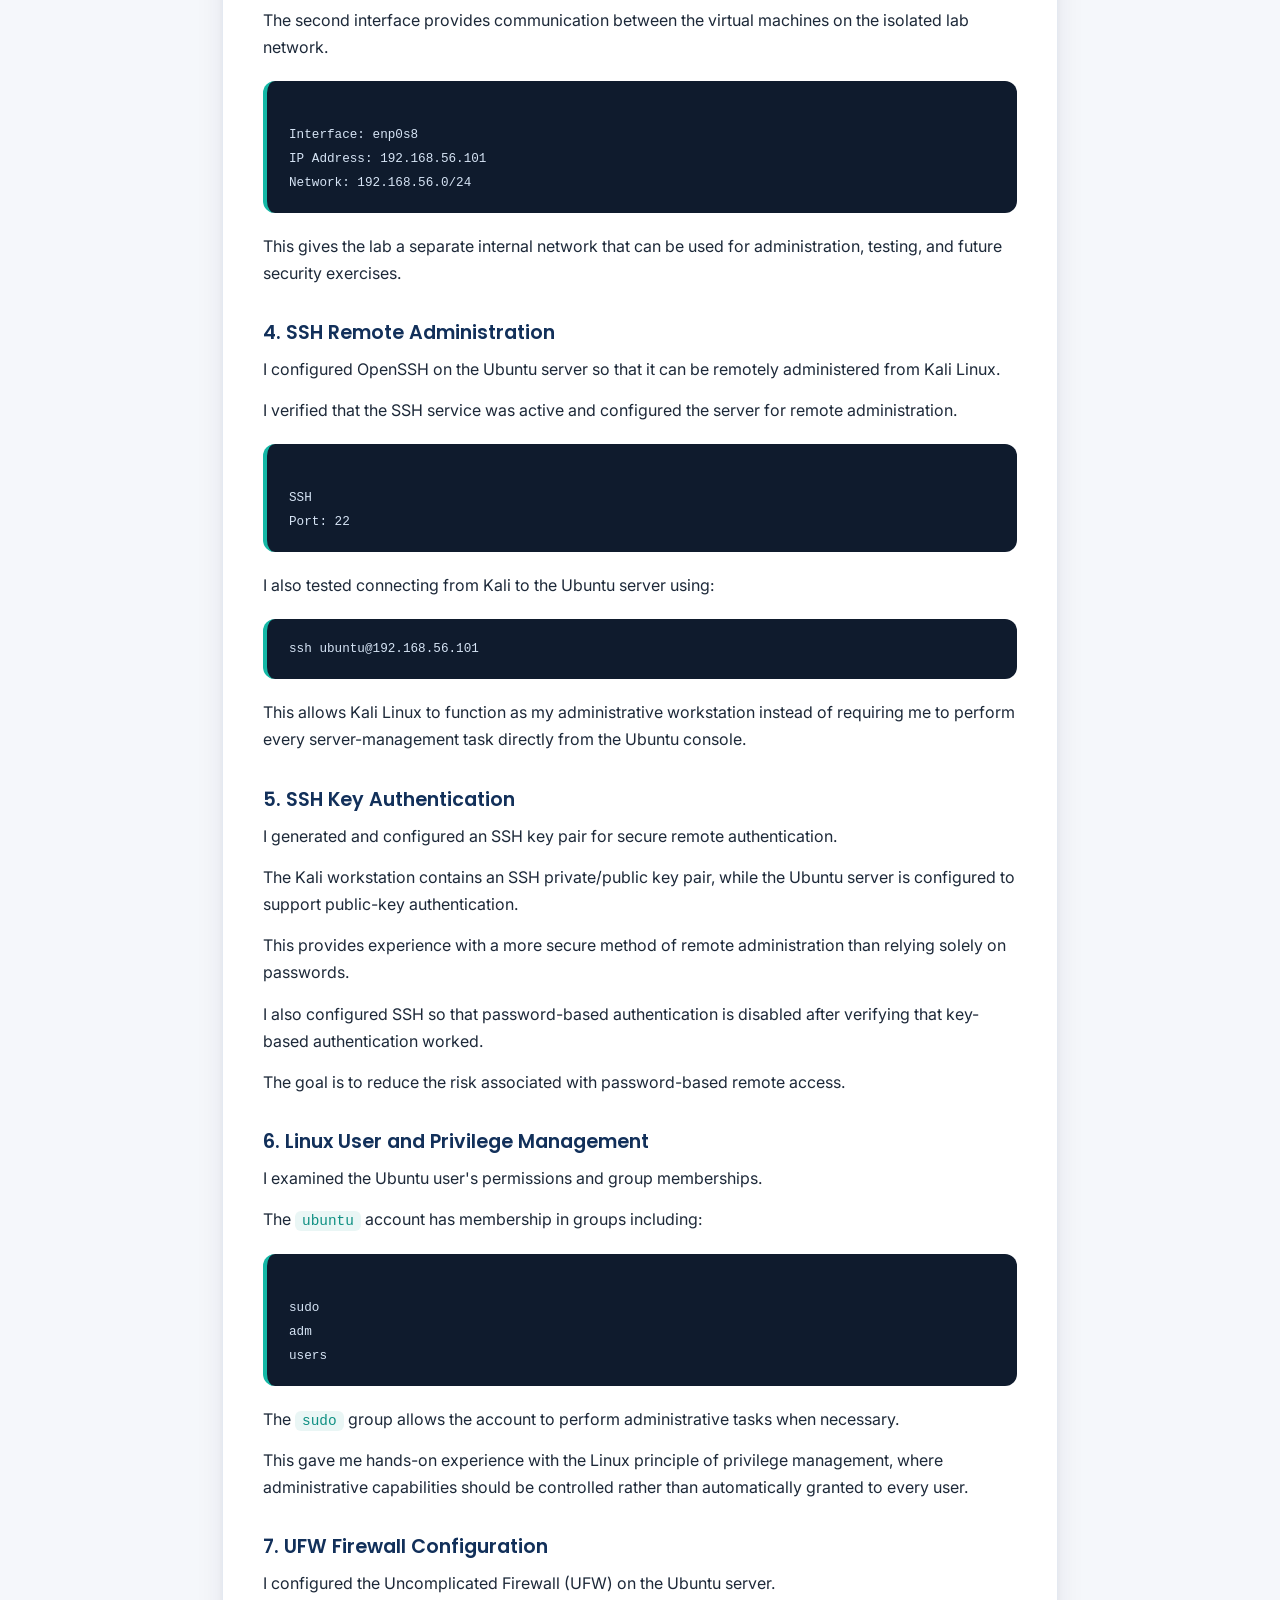
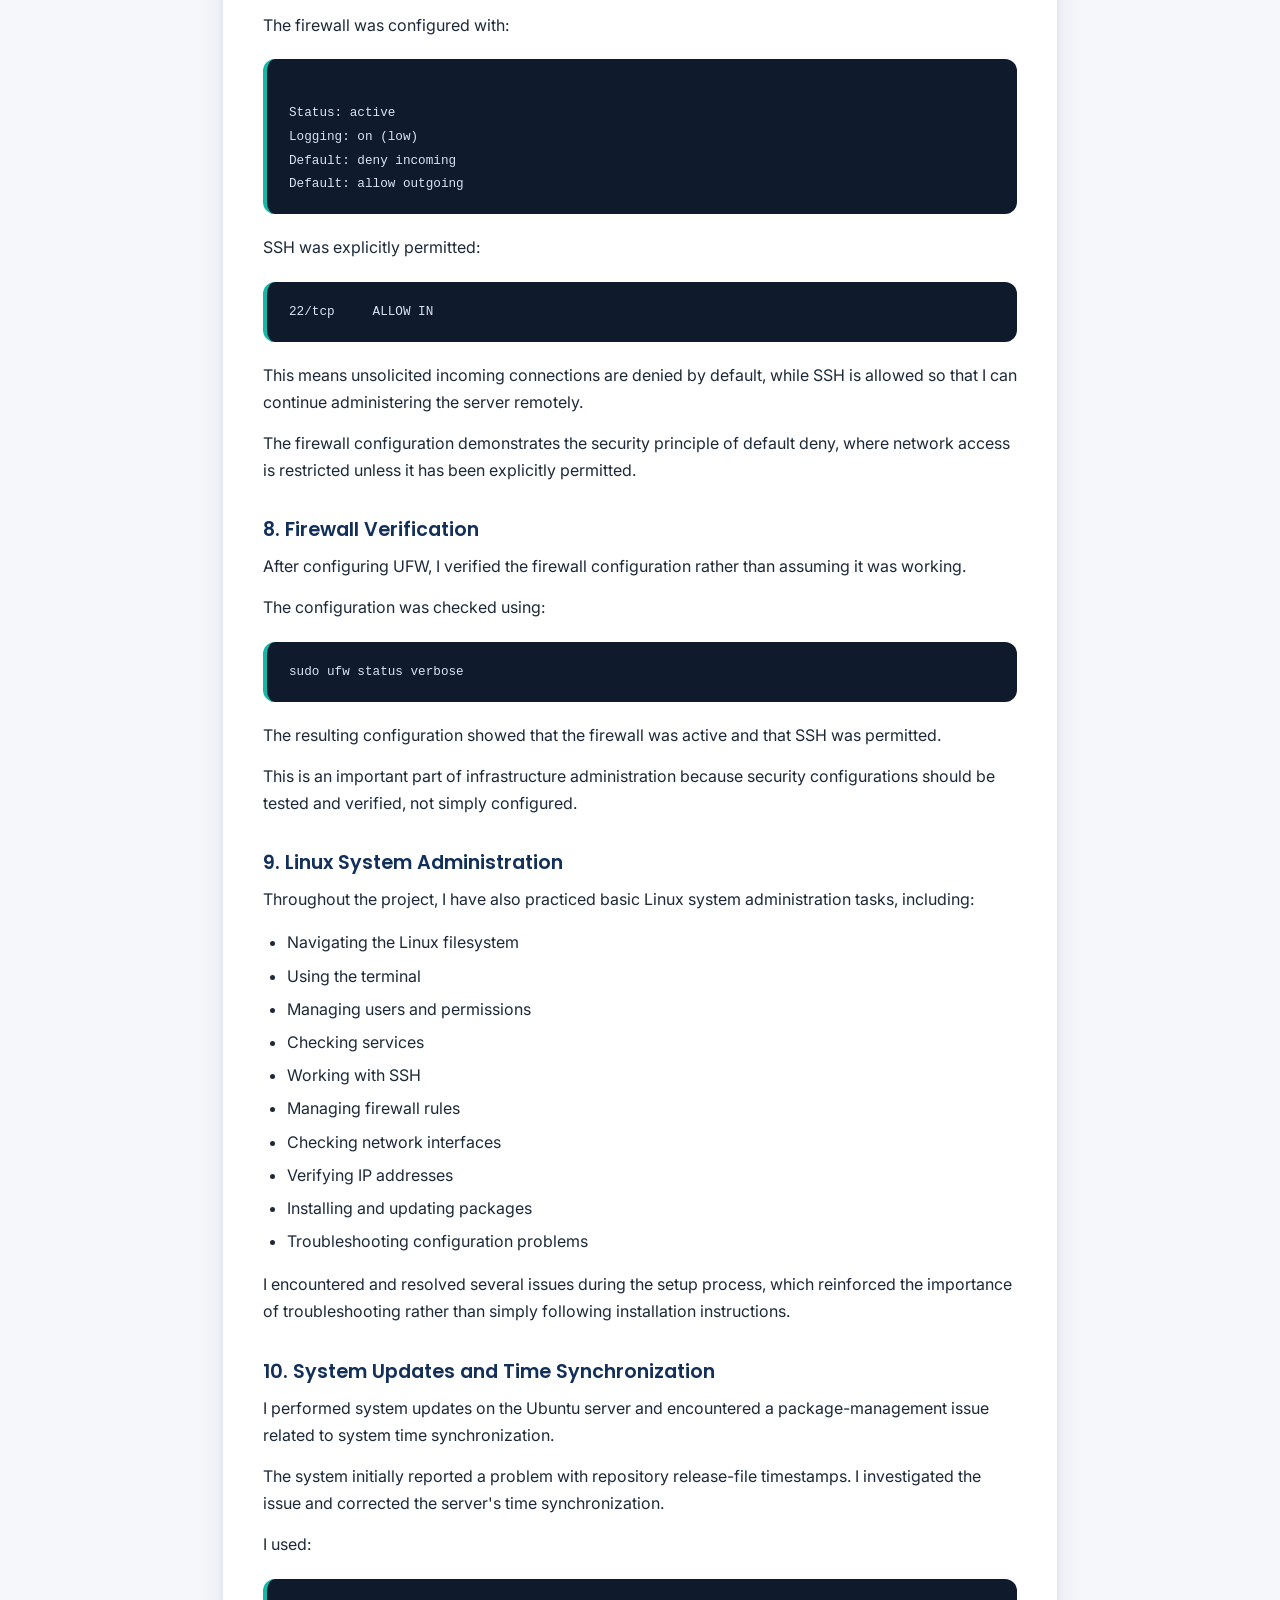
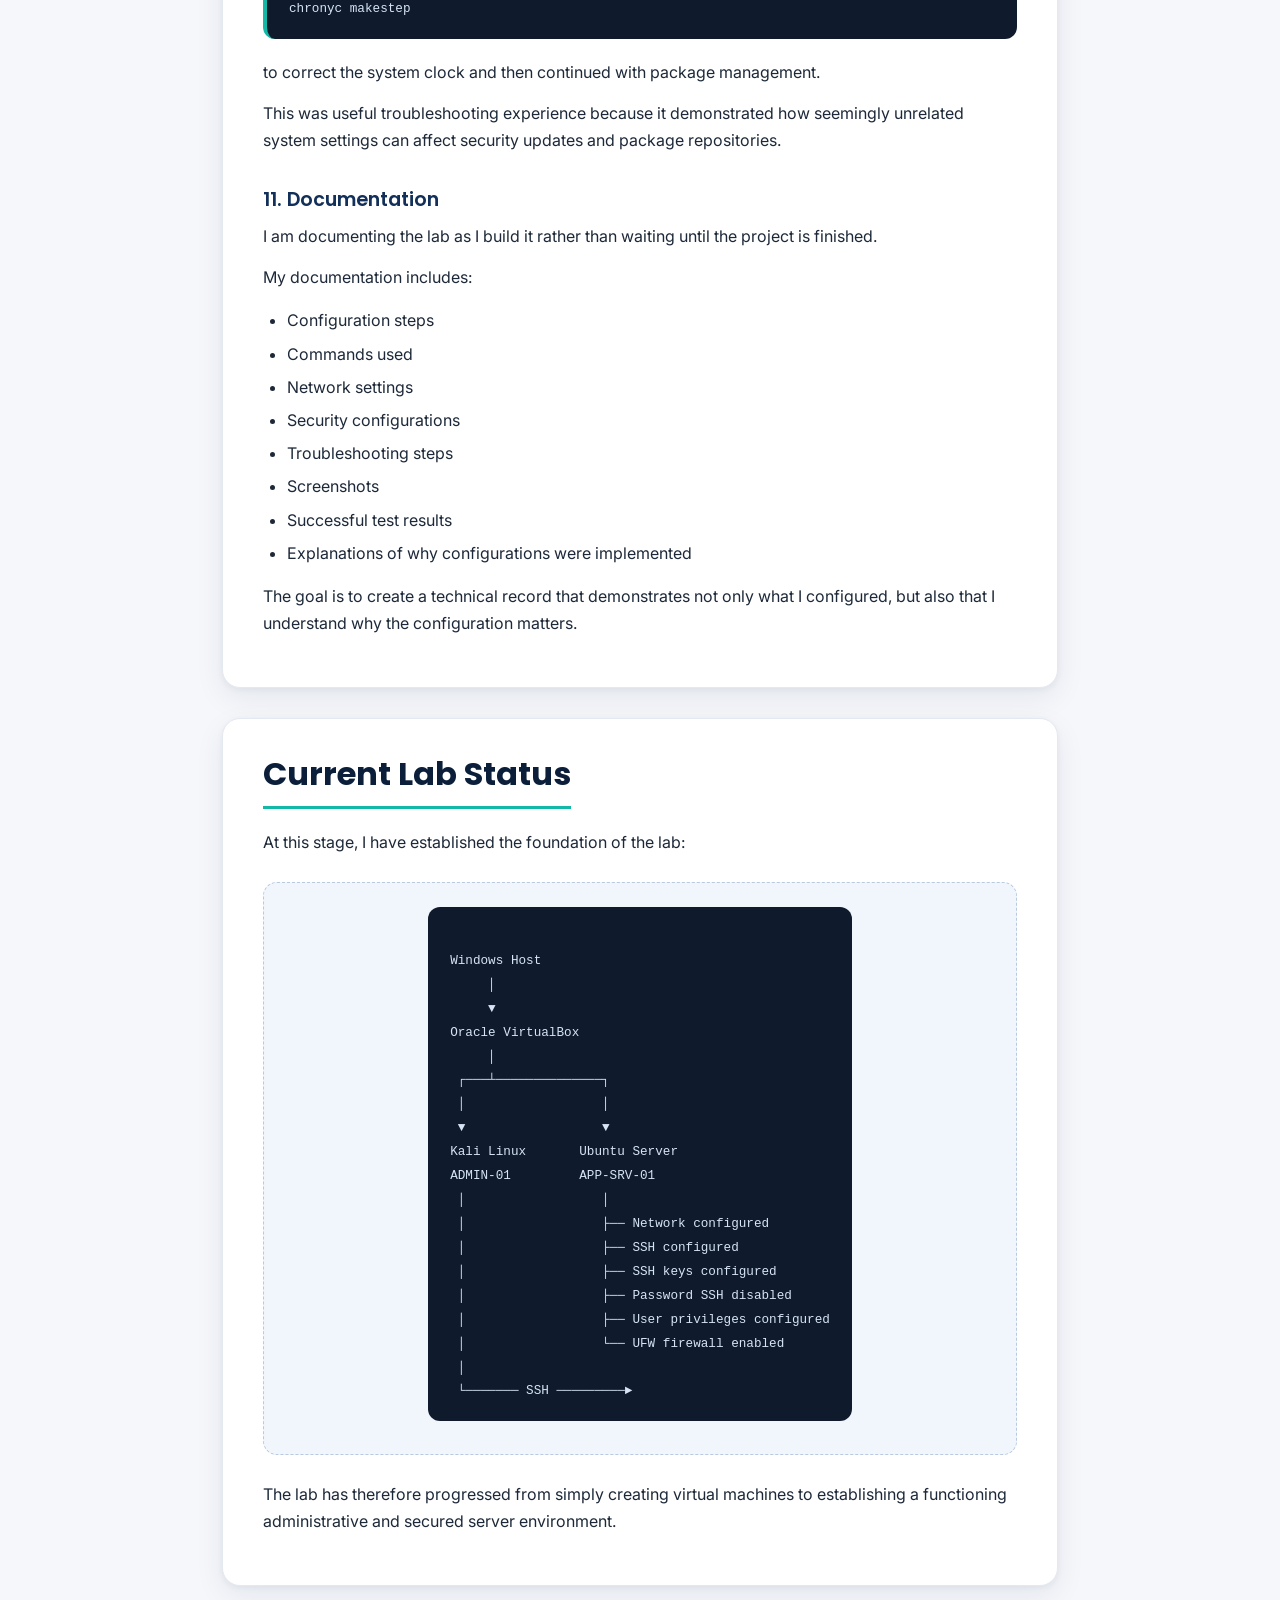
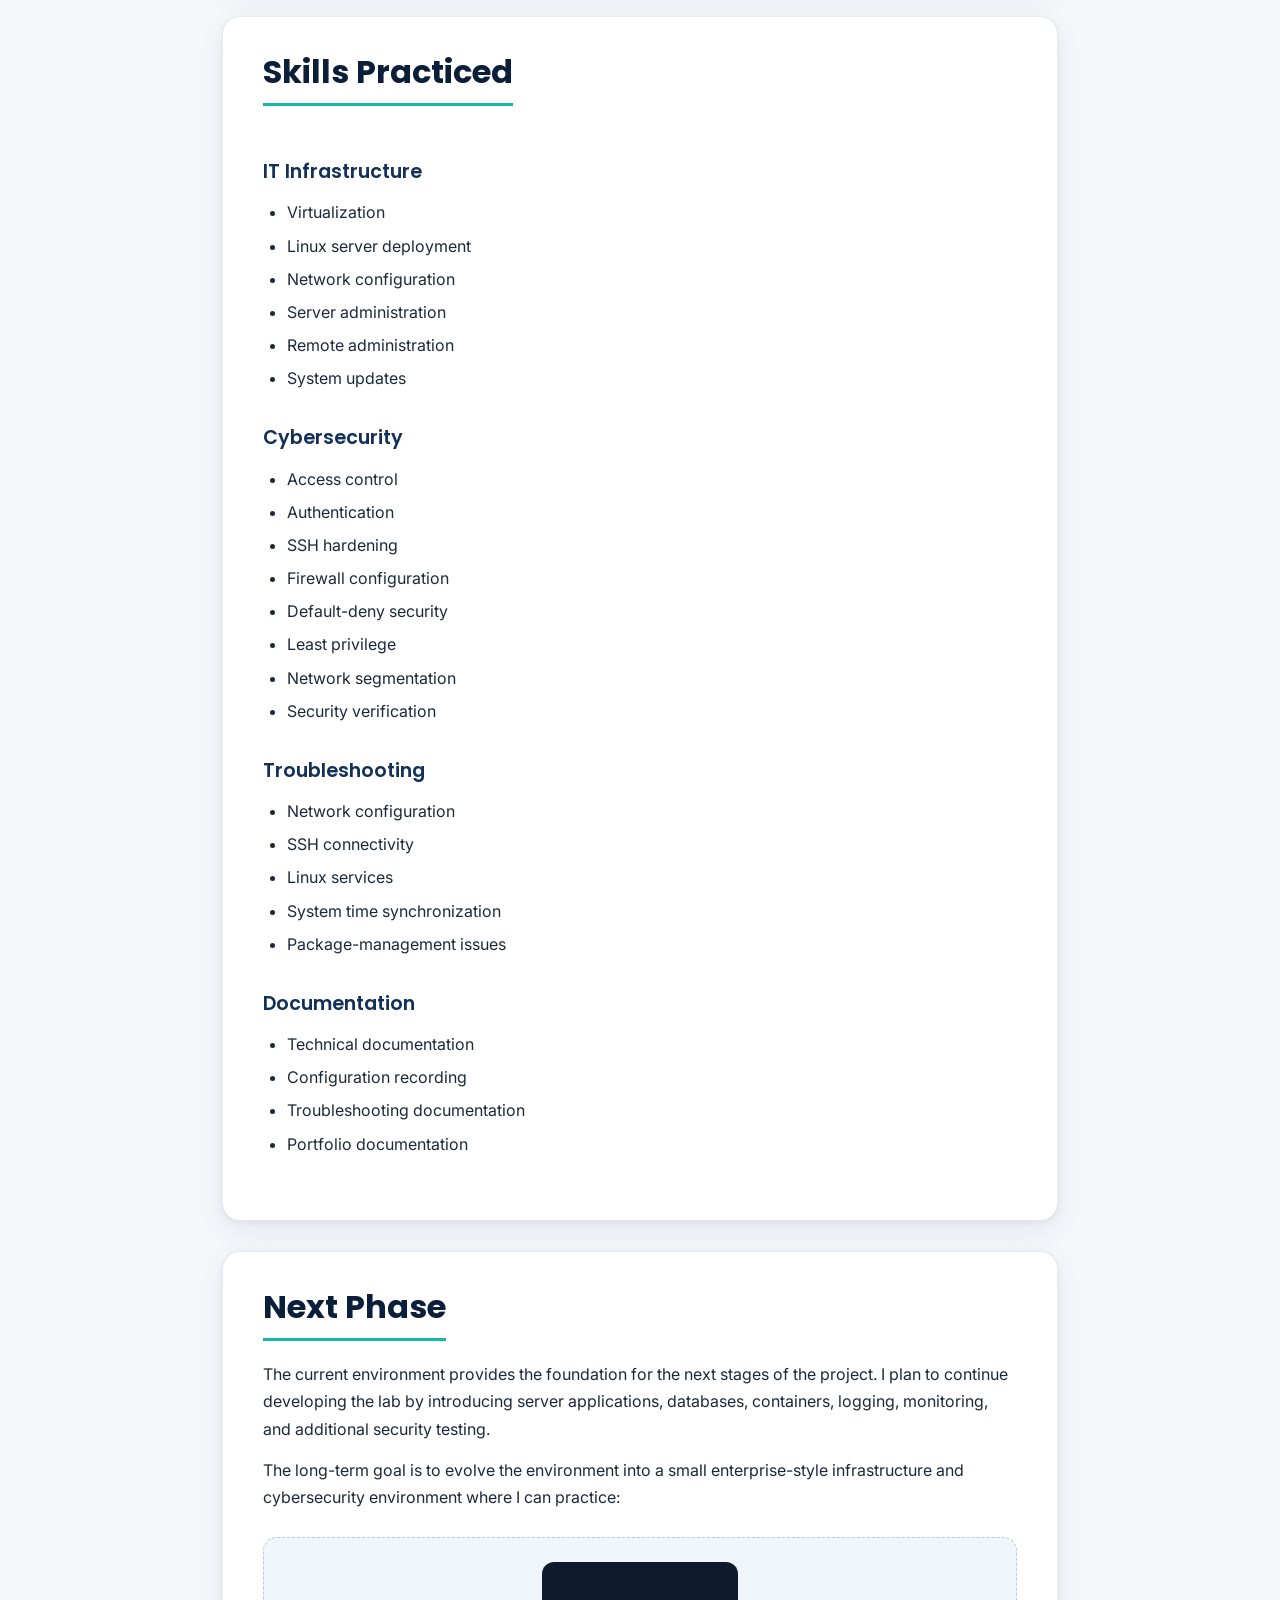
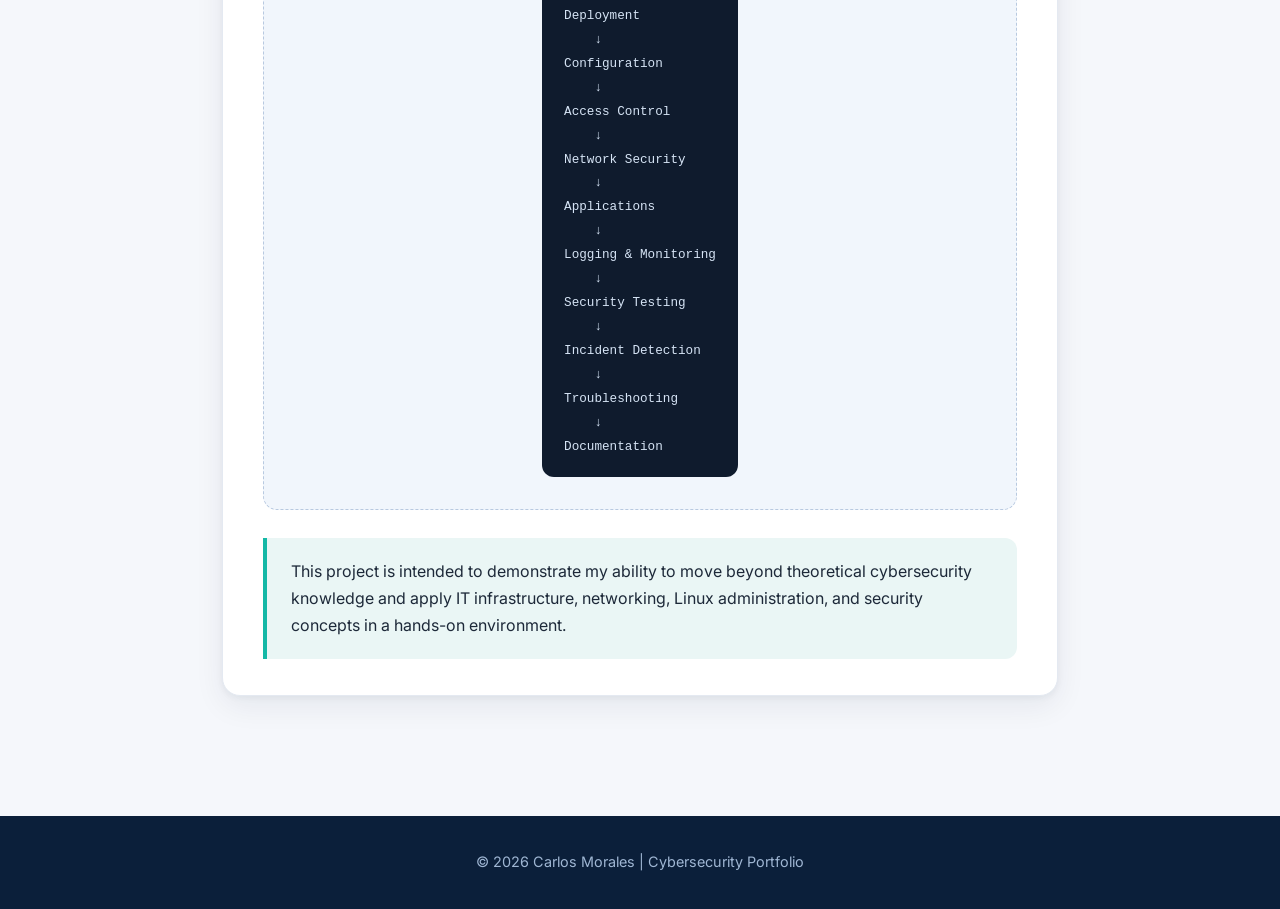
<file: projects/enterprise-it-infrastructure-home-lab.html>
<!DOCTYPE html>
<html lang="en">
<head>
    <meta charset="UTF-8">
    <meta name="viewport" content="width=device-width, initial-scale=1.0">
    <title>Enterprise IT & Cybersecurity Home Lab | Carlos Morales</title>
    <link rel="stylesheet" href="../css/style.css">
    <script src="../js/main.js"></script>
</head>

<body>

<nav class="navbar">
    <a href="../index.html" class="brand"><span class="logo">CM</span> Carlos Morales</a>
    <button class="nav-toggle" aria-label="Toggle menu">☰</button>
    <div class="nav-links">
        <a href="../index.html" class="nav-link">Home</a>
        <a href="../about.html" class="nav-link">About</a>
        <a href="../projects.html" class="nav-link active">Projects</a>
        <a href="../writing.html" class="nav-link">Publications</a>
        <a href="../gallery.html" class="nav-link">Gallery</a>
        <a href="../contact.html" class="nav-link">Contact</a>
    </div>
</nav>

<header class="page-hero">
    <span class="eyebrow">Case Study · Ongoing Lab</span>
    <h1>Enterprise IT & Cybersecurity Home Lab</h1>
    <p>A hands-on enterprise-style IT infrastructure and cybersecurity environment built with Oracle VirtualBox on a Windows host.</p>
</header>

<main class="blog-container">

    <a href="../projects.html" class="back-link">← Back to projects</a>

    <section class="blog-section">

        <h2>Project Overview</h2>

        <p>
            I am building an enterprise-style IT infrastructure and cybersecurity
            home lab using Oracle VirtualBox on a Windows host computer. The purpose
            of this project is to gain hands-on experience with the technologies and
            procedures used to deploy, administer, secure, troubleshoot, and document
            IT infrastructure in a real organization.
        </p>

        <p>
            The lab currently consists of two virtual machines:
        </p>

        <ul>
            <li><strong>ADMIN-01 — Kali Linux:</strong> My administration and security workstation.</li>
            <li><strong>APP-SRV-01 — Ubuntu Server:</strong> My application/server machine.</li>
        </ul>

        <p>
            The environment is designed to allow me to practice both IT infrastructure
            administration and cybersecurity. Rather than only studying these concepts
            in class, I am configuring the systems myself, testing connectivity,
            applying security controls, troubleshooting problems, and documenting my work.
        </p>

    </section>


    <section class="blog-section">

        <h2>Lab Architecture</h2>

        <p>
            The Windows computer acts as the physical host, while Oracle VirtualBox
            provides the virtualization platform for the Linux systems.
        </p>

        <div class="architecture-box">
<pre><code>
                    WINDOWS HOST
                         │
                    Oracle VirtualBox
                         │
             ┌───────────┴───────────┐
             │                       │
       ADMIN-01                  APP-SRV-01
      Kali Linux              Ubuntu Server
     Admin/Security            Application
      Workstation                Server
             │                       │
             └────── Lab Network ────┘
                 192.168.56.0/24
</code></pre>
        </div>

        <p class="image-caption">
            Figure 1 — Enterprise-style virtual lab architecture.
        </p>

    </section>


    <section class="blog-section">

        <h2>Work Completed</h2>


        <h3>1. Virtual Machine Deployment</h3>

        <p>
            I established the initial virtualized environment using Oracle VirtualBox.
        </p>

        <p>
            The lab contains:
        </p>

        <ul>
            <li>A Kali Linux virtual machine</li>
            <li>An Ubuntu Server virtual machine</li>
            <li>A Windows host operating system</li>
            <li>Virtual networking between the Linux systems</li>
        </ul>

        <p>
            Kali Linux serves as the administrative and security workstation, while
            Ubuntu Server provides the server environment that I will continue building
            throughout the project.
        </p>


        <h3>2. Ubuntu Server Configuration</h3>

        <p>
            I deployed Ubuntu Server and configured it as the primary application server.
        </p>

        <p>
            The server was renamed from the default Ubuntu hostname to:
        </p>

<pre><code>APP-SRV-01</code></pre>

        <p>
            The hostname allows the server to follow a naming convention similar to
            what might be used in an organizational IT environment.
        </p>

        <p>
            The Ubuntu server uses the account:
        </p>

<pre><code>ubuntu</code></pre>

        <p>
            and the terminal prompt identifies the system as:
        </p>

<pre><code>ubuntu@app-srv-01</code></pre>


        <h3>3. Network Configuration</h3>

        <p>
            I configured the Ubuntu server with two network interfaces.
        </p>

        <h3>Adapter 1 — NAT</h3>

        <p>
            The first interface provides external network connectivity through VirtualBox NAT.
        </p>

<pre><code>
Interface: enp0s3
IP Address: 10.0.2.15
Gateway: 10.0.2.2
</code></pre>


        <h3>Adapter 2 — Host-Only Network</h3>

        <p>
            The second interface provides communication between the virtual machines
            on the isolated lab network.
        </p>

<pre><code>
Interface: enp0s8
IP Address: 192.168.56.101
Network: 192.168.56.0/24
</code></pre>

        <p>
            This gives the lab a separate internal network that can be used for
            administration, testing, and future security exercises.
        </p>


        <h3>4. SSH Remote Administration</h3>

        <p>
            I configured OpenSSH on the Ubuntu server so that it can be remotely
            administered from Kali Linux.
        </p>

        <p>
            I verified that the SSH service was active and configured the server
            for remote administration.
        </p>

<pre><code>
SSH
Port: 22
</code></pre>

        <p>
            I also tested connecting from Kali to the Ubuntu server using:
        </p>

<pre><code>ssh ubuntu@192.168.56.101</code></pre>

        <p>
            This allows Kali Linux to function as my administrative workstation
            instead of requiring me to perform every server-management task directly
            from the Ubuntu console.
        </p>


        <h3>5. SSH Key Authentication</h3>

        <p>
            I generated and configured an SSH key pair for secure remote authentication.
        </p>

        <p>
            The Kali workstation contains an SSH private/public key pair, while the
            Ubuntu server is configured to support public-key authentication.
        </p>

        <p>
            This provides experience with a more secure method of remote administration
            than relying solely on passwords.
        </p>

        <p>
            I also configured SSH so that password-based authentication is disabled
            after verifying that key-based authentication worked.
        </p>

        <p>
            The goal is to reduce the risk associated with password-based remote access.
        </p>


        <h3>6. Linux User and Privilege Management</h3>

        <p>
            I examined the Ubuntu user's permissions and group memberships.
        </p>

        <p>
            The <code>ubuntu</code> account has membership in groups including:
        </p>

<pre><code>
sudo
adm
users
</code></pre>

        <p>
            The <code>sudo</code> group allows the account to perform administrative
            tasks when necessary.
        </p>

        <p>
            This gave me hands-on experience with the Linux principle of privilege
            management, where administrative capabilities should be controlled rather
            than automatically granted to every user.
        </p>


        <h3>7. UFW Firewall Configuration</h3>

        <p>
            I configured the Uncomplicated Firewall (UFW) on the Ubuntu server.
        </p>

        <p>
            The firewall was configured with:
        </p>

<pre><code>
Status: active
Logging: on (low)
Default: deny incoming
Default: allow outgoing
</code></pre>

        <p>
            SSH was explicitly permitted:
        </p>

<pre><code>22/tcp     ALLOW IN</code></pre>

        <p>
            This means unsolicited incoming connections are denied by default,
            while SSH is allowed so that I can continue administering the server
            remotely.
        </p>

        <p>
            The firewall configuration demonstrates the security principle of
            default deny, where network access is restricted unless it has been
            explicitly permitted.
        </p>


        <h3>8. Firewall Verification</h3>

        <p>
            After configuring UFW, I verified the firewall configuration rather
            than assuming it was working.
        </p>

        <p>
            The configuration was checked using:
        </p>

<pre><code>sudo ufw status verbose</code></pre>

        <p>
            The resulting configuration showed that the firewall was active and
            that SSH was permitted.
        </p>

        <p>
            This is an important part of infrastructure administration because
            security configurations should be tested and verified, not simply configured.
        </p>


        <h3>9. Linux System Administration</h3>

        <p>
            Throughout the project, I have also practiced basic Linux system
            administration tasks, including:
        </p>

        <ul>
            <li>Navigating the Linux filesystem</li>
            <li>Using the terminal</li>
            <li>Managing users and permissions</li>
            <li>Checking services</li>
            <li>Working with SSH</li>
            <li>Managing firewall rules</li>
            <li>Checking network interfaces</li>
            <li>Verifying IP addresses</li>
            <li>Installing and updating packages</li>
            <li>Troubleshooting configuration problems</li>
        </ul>

        <p>
            I encountered and resolved several issues during the setup process,
            which reinforced the importance of troubleshooting rather than simply
            following installation instructions.
        </p>


        <h3>10. System Updates and Time Synchronization</h3>

        <p>
            I performed system updates on the Ubuntu server and encountered a
            package-management issue related to system time synchronization.
        </p>

        <p>
            The system initially reported a problem with repository release-file
            timestamps. I investigated the issue and corrected the server's time
            synchronization.
        </p>

        <p>
            I used:
        </p>

<pre><code>chronyc makestep</code></pre>

        <p>
            to correct the system clock and then continued with package management.
        </p>

        <p>
            This was useful troubleshooting experience because it demonstrated
            how seemingly unrelated system settings can affect security updates
            and package repositories.
        </p>


        <h3>11. Documentation</h3>

        <p>
            I am documenting the lab as I build it rather than waiting until the
            project is finished.
        </p>

        <p>
            My documentation includes:
        </p>

        <ul>
            <li>Configuration steps</li>
            <li>Commands used</li>
            <li>Network settings</li>
            <li>Security configurations</li>
            <li>Troubleshooting steps</li>
            <li>Screenshots</li>
            <li>Successful test results</li>
            <li>Explanations of why configurations were implemented</li>
        </ul>

        <p>
            The goal is to create a technical record that demonstrates not only
            what I configured, but also that I understand why the configuration matters.
        </p>

    </section>


    <section class="blog-section">

        <h2>Current Lab Status</h2>

        <p>
            At this stage, I have established the foundation of the lab:
        </p>

        <div class="architecture-box">
<pre><code>
Windows Host
     │
     ▼
Oracle VirtualBox
     │
 ┌───┴──────────────┐
 │                  │
 ▼                  ▼
Kali Linux       Ubuntu Server
ADMIN-01         APP-SRV-01
 │                  │
 │                  ├── Network configured
 │                  ├── SSH configured
 │                  ├── SSH keys configured
 │                  ├── Password SSH disabled
 │                  ├── User privileges configured
 │                  └── UFW firewall enabled
 │
 └─────── SSH ─────────►
</code></pre>
        </div>

        <p>
            The lab has therefore progressed from simply creating virtual machines
            to establishing a functioning administrative and secured server environment.
        </p>

    </section>


    <section class="blog-section">

        <h2>Skills Practiced</h2>

        <div class="skill-group">

            <h3>IT Infrastructure</h3>

            <ul>
                <li>Virtualization</li>
                <li>Linux server deployment</li>
                <li>Network configuration</li>
                <li>Server administration</li>
                <li>Remote administration</li>
                <li>System updates</li>
            </ul>

        </div>

        <div class="skill-group">

            <h3>Cybersecurity</h3>

            <ul>
                <li>Access control</li>
                <li>Authentication</li>
                <li>SSH hardening</li>
                <li>Firewall configuration</li>
                <li>Default-deny security</li>
                <li>Least privilege</li>
                <li>Network segmentation</li>
                <li>Security verification</li>
            </ul>

        </div>

        <div class="skill-group">

            <h3>Troubleshooting</h3>

            <ul>
                <li>Network configuration</li>
                <li>SSH connectivity</li>
                <li>Linux services</li>
                <li>System time synchronization</li>
                <li>Package-management issues</li>
            </ul>

        </div>

        <div class="skill-group">

            <h3>Documentation</h3>

            <ul>
                <li>Technical documentation</li>
                <li>Configuration recording</li>
                <li>Troubleshooting documentation</li>
                <li>Portfolio documentation</li>
            </ul>

        </div>

    </section>


    <section class="blog-section">

        <h2>Next Phase</h2>

        <p>
            The current environment provides the foundation for the next stages
            of the project. I plan to continue developing the lab by introducing
            server applications, databases, containers, logging, monitoring,
            and additional security testing.
        </p>

        <p>
            The long-term goal is to evolve the environment into a small
            enterprise-style infrastructure and cybersecurity environment where
            I can practice:
        </p>

        <div class="architecture-box">
<pre><code>
Deployment
    ↓
Configuration
    ↓
Access Control
    ↓
Network Security
    ↓
Applications
    ↓
Logging & Monitoring
    ↓
Security Testing
    ↓
Incident Detection
    ↓
Troubleshooting
    ↓
Documentation
</code></pre>
        </div>

        <div class="info-box">

            <p>
                This project is intended to demonstrate my ability to move beyond
                theoretical cybersecurity knowledge and apply IT infrastructure,
                networking, Linux administration, and security concepts in a
                hands-on environment.
            </p>

        </div>

    </section>

</main>

<footer>
    © 2026 Carlos Morales | Cybersecurity Portfolio
</footer>

</body>
</html>
</file>
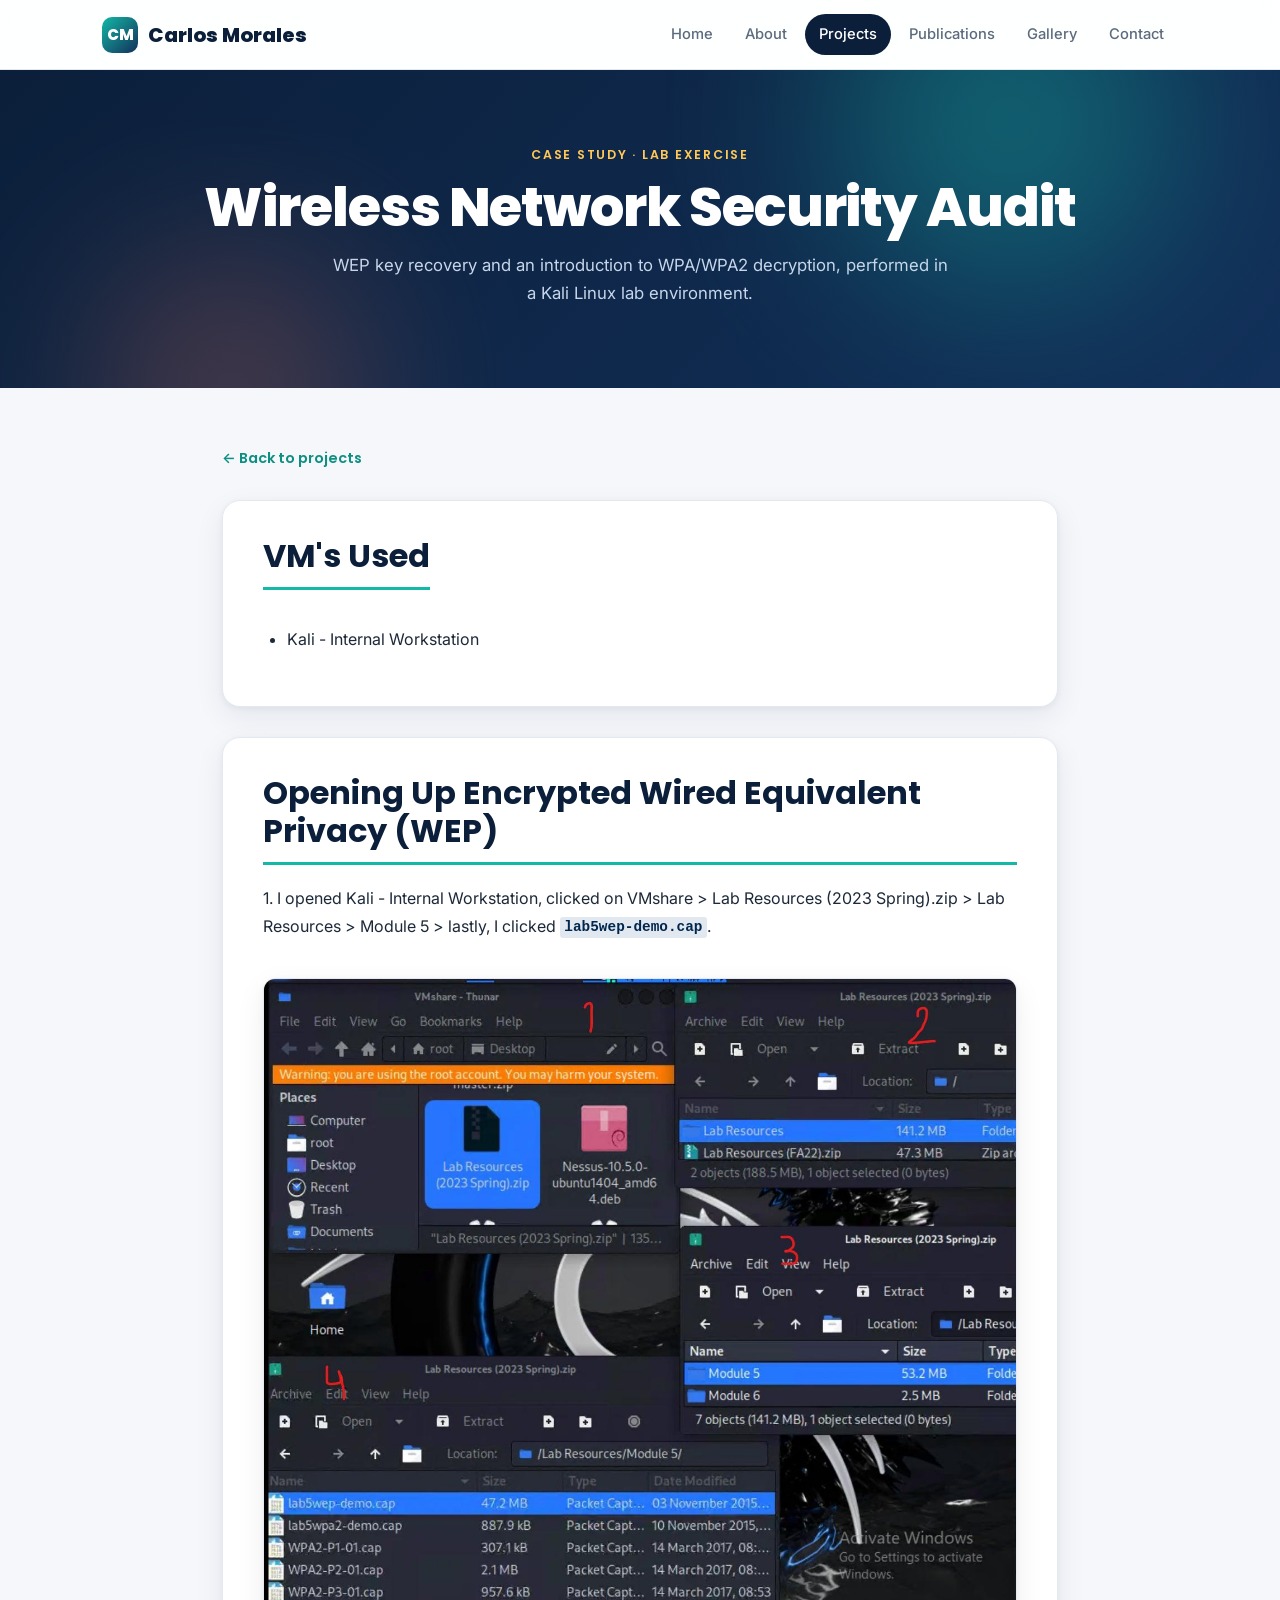
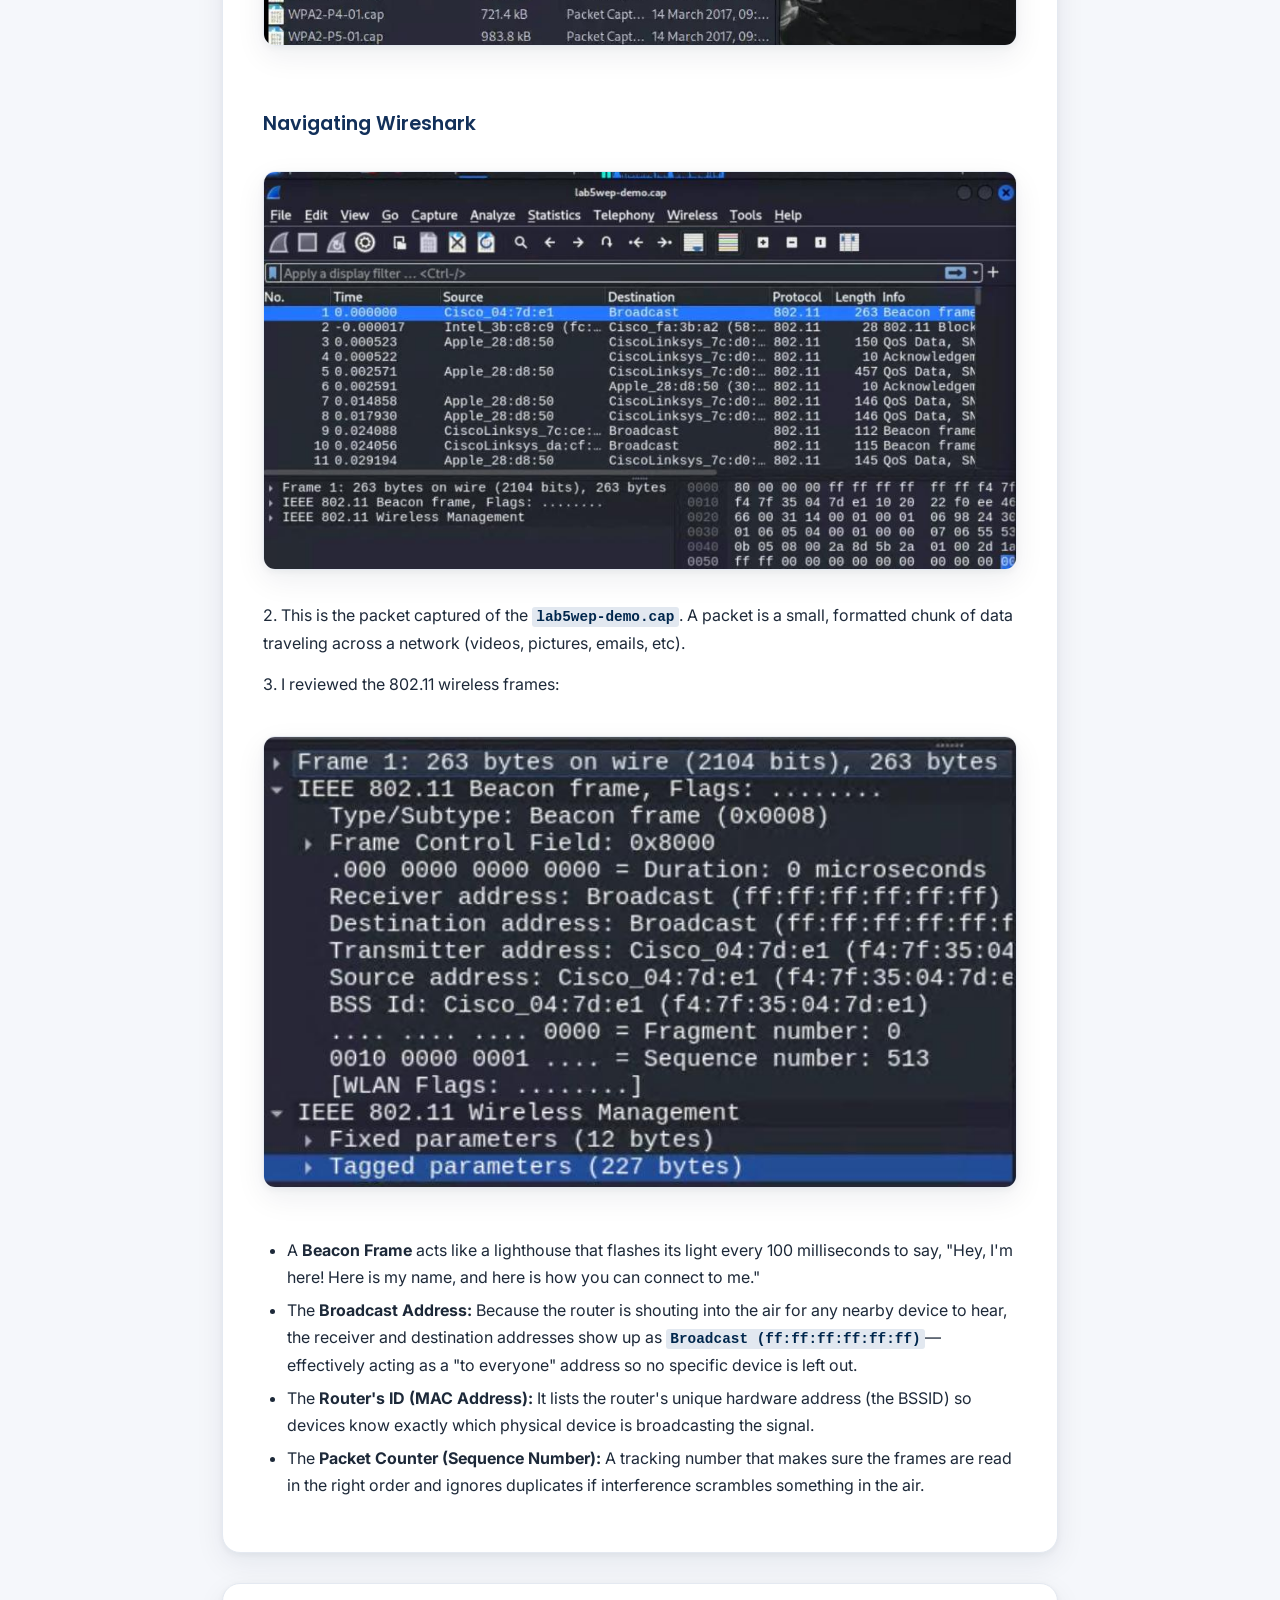
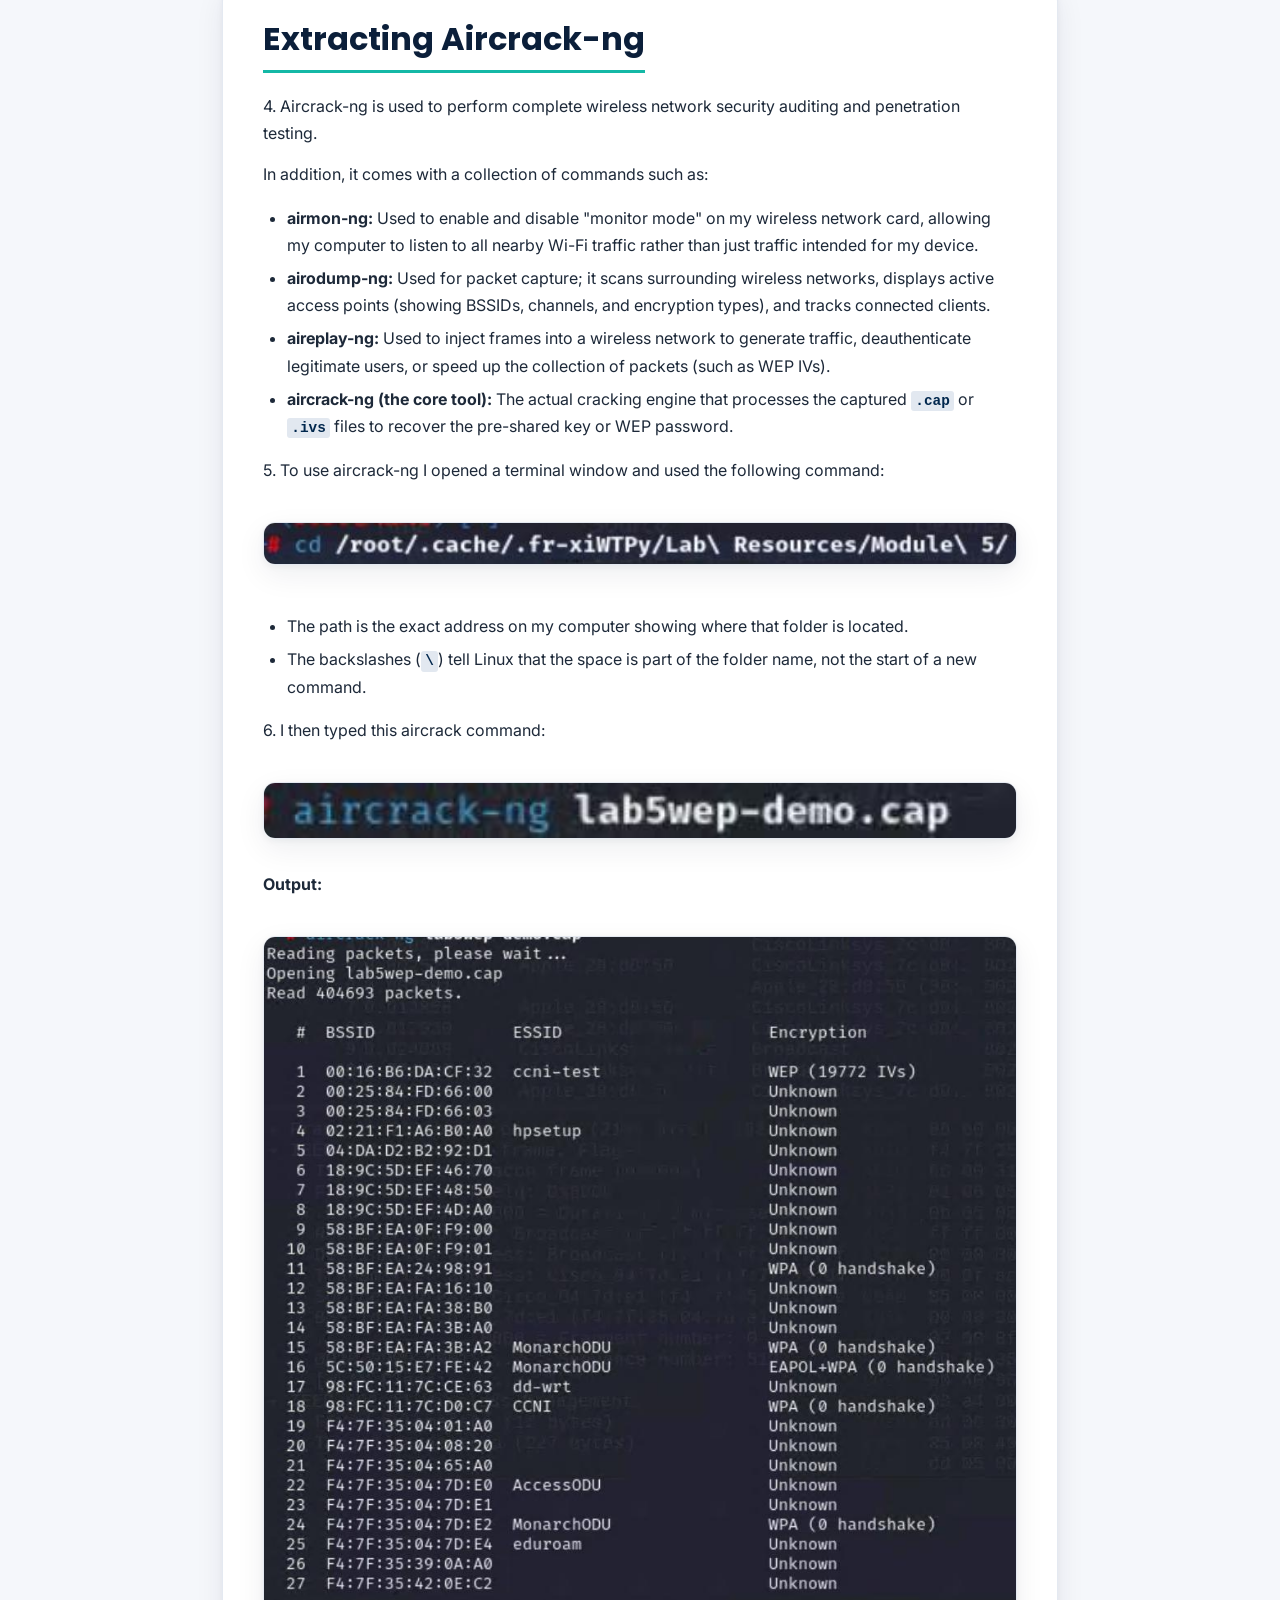
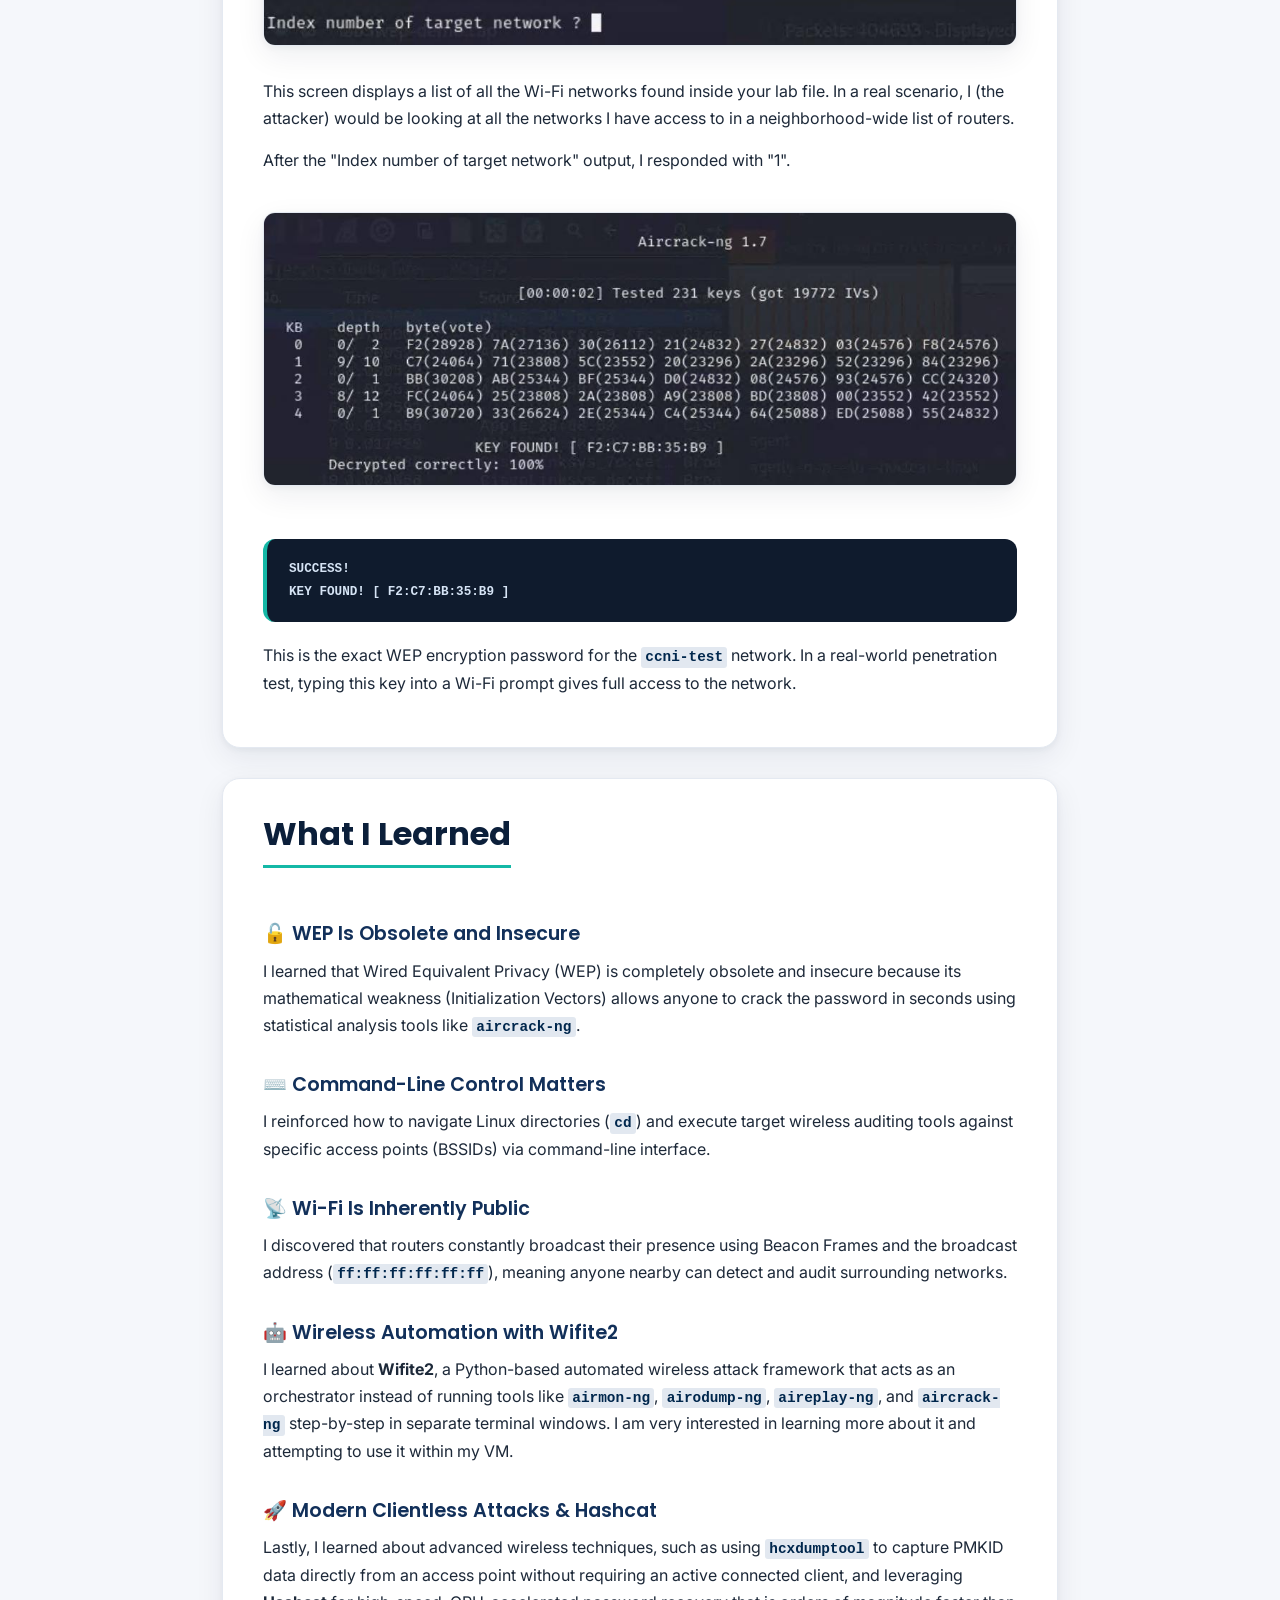
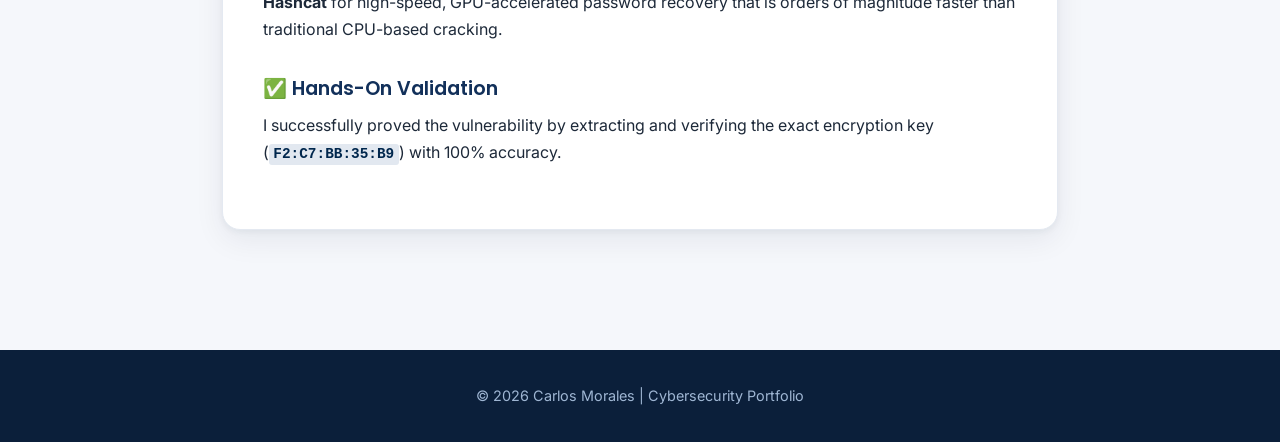
<file: projects/Wireless-Network-Security-Audit.html>
<!DOCTYPE html>
<html lang="en">
<head>
    <meta charset="UTF-8">
    <meta name="viewport" content="width=device-width, initial-scale=1.0">
    <title>Wireless Network Security Audit | Carlos Morales</title>
    <link rel="stylesheet" href="../css/style.css">
    <script src="../js/main.js" defer></script>
    <style>
        /* Much darker, high-contrast blue for links and code text */
        a, a:visited {
            color: #003366;
        }
        a:hover {
            color: #001a33;
        }
        code {
            color: #00274d;
            background-color: #e2e8f0;
            padding: 0.15em 0.3em;
            border-radius: 3px;
            font-weight: 600;
        }
    </style>
</head>

<body>

<nav class="navbar">
    <a href="../index.html" class="brand"><span class="logo">CM</span> Carlos Morales</a>
    <button class="nav-toggle" aria-label="Toggle menu">☰</button>
    <div class="nav-links">
        <a href="../index.html" class="nav-link">Home</a>
        <a href="../about.html" class="nav-link">About</a>
        <a href="../projects.html" class="nav-link active">Projects</a>
        <a href="../writing.html" class="nav-link">Publications</a>
        <a href="../gallery.html" class="nav-link">Gallery</a>
        <a href="../contact.html" class="nav-link">Contact</a>
    </div>
</nav>

<header class="page-hero">
    <span class="eyebrow">Case Study · Lab Exercise</span>
    <h1>Wireless Network Security Audit</h1>
    <p>WEP key recovery and an introduction to WPA/WPA2 decryption, performed in a Kali Linux lab environment.</p>
</header>

<main class="blog-container">

    <a href="../projects.html" class="back-link">← Back to projects</a>

    <section class="blog-section">

        <h2>VM's Used</h2>

        <ul>
            <li>Kali - Internal Workstation</li>
        </ul>

    </section>


    <section class="blog-section">

        <h2>Opening Up Encrypted Wired Equivalent Privacy (WEP)</h2>

        <p>
            1. I opened Kali - Internal Workstation, clicked on VMshare &gt; Lab Resources (2023 Spring).zip &gt;
            Lab Resources &gt; Module 5 &gt; lastly, I clicked <code>lab5wep-demo.cap</code>.
        </p>

        <img src="../assets/wep-audit-01-file-navigation.jpg" alt="Navigating to the lab5wep-demo.cap file in the VirtualBox shared folder" class="blog-image">

        <h3>Navigating Wireshark</h3>

        <img src="../assets/wep-audit-02-wireshark-capture.jpg" alt="Wireshark displaying the captured 802.11 wireless packets" class="blog-image">

        <p>
            2. This is the packet captured of the <code>lab5wep-demo.cap</code>. A packet is a small, formatted
            chunk of data traveling across a network (videos, pictures, emails, etc).
        </p>

        <p>
            3. I reviewed the 802.11 wireless frames:
        </p>

        <img src="../assets/wep-audit-03-80211-frame-detail.jpg" alt="Detail view of an 802.11 Beacon Frame in Wireshark" class="blog-image">

        <ul>
            <li>
                A <strong>Beacon Frame</strong> acts like a lighthouse that flashes its light every 100
                milliseconds to say, "Hey, I'm here! Here is my name, and here is how you can connect to me."
            </li>
            <li>
                The <strong>Broadcast Address:</strong> Because the router is shouting into the air for any nearby device to
                hear, the receiver and destination addresses show up as <code>Broadcast (ff:ff:ff:ff:ff:ff)</code>—effectively acting as a "to everyone" address so no specific device is left out.
            </li>
            <li>
                The <strong>Router's ID (MAC Address):</strong> It lists the router's unique hardware address (the BSSID) so
                devices know exactly which physical device is broadcasting the signal.
            </li>
            <li>
                The <strong>Packet Counter (Sequence Number):</strong> A tracking number that makes sure the frames are read in
                the right order and ignores duplicates if interference scrambles something in the air.
            </li>
        </ul>

    </section>


    <section class="blog-section">

        <h2>Extracting Aircrack-ng</h2>

        <p>
            4. Aircrack-ng is used to perform complete wireless network security auditing and penetration testing.
        </p>

        <p>
            In addition, it comes with a collection of commands such as:
        </p>

        <ul>
            <li><strong>airmon-ng:</strong> Used to enable and disable "monitor mode" on my wireless network card, allowing my computer to listen to all nearby Wi-Fi traffic rather than just traffic intended for my device.</li>
            <li><strong>airodump-ng:</strong> Used for packet capture; it scans surrounding wireless networks, displays active access points (showing BSSIDs, channels, and encryption types), and tracks connected clients.</li>
            <li><strong>aireplay-ng:</strong> Used to inject frames into a wireless network to generate traffic, deauthenticate legitimate users, or speed up the collection of packets (such as WEP IVs).</li>
            <li><strong>aircrack-ng (the core tool):</strong> The actual cracking engine that processes the captured <code>.cap</code> or <code>.ivs</code> files to recover the pre-shared key or WEP password.</li>
        </ul>

        <p>
            5. To use aircrack-ng I opened a terminal window and used the following command:
        </p>
        <img src="../assets/wep-audit-04-cd-command.jpg" alt="Terminal command changing into the lab resources directory" class="blog-image">
        <ul>
            <li>The path is the exact address on my computer showing where that folder is located.</li>
            <li>The backslashes (<code>\</code>) tell Linux that the space is part of the folder name, not the start of a new command.</li>
        </ul>

        <p>
            6. I then typed this aircrack command:
        </p>

        <img src="../assets/wep-audit-05-aircrack-command.jpg" alt="Running the aircrack-ng command against the capture file" class="blog-image">

        <p><strong>Output:</strong></p>

        <img src="../assets/wep-audit-06-network-list.jpg" alt="Aircrack-ng output listing detected wireless networks" class="blog-image">

        <p>
            This screen displays a list of all the Wi-Fi networks found inside your lab file. In a real scenario,
            I (the attacker) would be looking at all the networks I have access to in a neighborhood-wide list
            of routers.
        </p>

        <p>
            After the "Index number of target network" output, I responded with "1".
        </p>

        <img src="../assets/wep-audit-07-key-found.jpg" alt="Aircrack-ng output showing the recovered WEP key" class="blog-image">

<pre><code>SUCCESS!
KEY FOUND! [ F2:C7:BB:35:B9 ]</code></pre>

        <p>
            This is the exact WEP encryption password for the <code>ccni-test</code> network. In a real-world
            penetration test, typing this key into a Wi-Fi prompt gives full access to the network.
        </p>

    </section>


    <section class="blog-section">

        <h2>What I Learned</h2>

        <div class="skill-group">
            <h3>🔓 WEP Is Obsolete and Insecure</h3>
            <p>
                I learned that Wired Equivalent Privacy (WEP) is completely obsolete and insecure because its mathematical weakness (Initialization Vectors) allows anyone to crack the password in seconds using statistical analysis tools like <code>aircrack-ng</code>.
            </p>
        </div>

        <div class="skill-group">
            <h3>⌨️ Command-Line Control Matters</h3>
            <p>
                I reinforced how to navigate Linux directories (<code>cd</code>) and execute target wireless auditing tools against specific access points (BSSIDs) via command-line interface.
            </p>
        </div>

        <div class="skill-group">
            <h3>📡 Wi-Fi Is Inherently Public</h3>
            <p>
                I discovered that routers constantly broadcast their presence using Beacon Frames and the broadcast address (<code>ff:ff:ff:ff:ff:ff</code>), meaning anyone nearby can detect and audit surrounding networks.
            </p>
        </div>

        <div class="skill-group">
            <h3>🤖 Wireless Automation with Wifite2</h3>
            <p>
                I learned about <strong>Wifite2</strong>, a Python-based automated wireless attack framework that acts as an orchestrator instead of running tools like <code>airmon-ng</code>, <code>airodump-ng</code>, <code>aireplay-ng</code>, and <code>aircrack-ng</code> step-by-step in separate terminal windows. I am very interested in learning more about it and attempting to use it within my VM.
            </p>
        </div>

        <div class="skill-group">
            <h3>🚀 Modern Clientless Attacks & Hashcat</h3>
            <p>
                Lastly, I learned about advanced wireless techniques, such as using <code>hcxdumptool</code> to capture PMKID data directly from an access point without requiring an active connected client, and leveraging <strong>Hashcat</strong> for high-speed, GPU-accelerated password recovery that is orders of magnitude faster than traditional CPU-based cracking.
            </p>
        </div>

        <div class="skill-group">
            <h3>✅ Hands-On Validation</h3>
            <p>
                I successfully proved the vulnerability by extracting and verifying the exact encryption key (<code>F2:C7:BB:35:B9</code>) with 100% accuracy.
            </p>
        </div>

    </section>

</main>

<footer>
    © 2026 Carlos Morales | Cybersecurity Portfolio
</footer>

</body>
</html>
</file>
<file: css/style.css>
@import url('https://fonts.googleapis.com/css2?family=Inter:wght@400;500;600&family=Poppins:wght@500;600;700;800&display=swap');

/* ===== THEME ===== */
:root {
    --navy: #0b1f3a;
    --navy-2: #12305a;
    --teal: #14b8a6;
    --teal-dark: #0e8f82;
    --coral: #ff7a59;
    --gold: #ffc857;
    --bg: #f5f7fb;
    --surface: #ffffff;
    --text: #1d2939;
    --muted: #5d6b7e;
    --border: #e4e9f1;
    --shadow: 0 2px 6px rgba(11, 31, 58, 0.05), 0 10px 30px rgba(11, 31, 58, 0.07);
    --shadow-lg: 0 18px 50px rgba(11, 31, 58, 0.18);
    --radius: 18px;
    --head: 'Poppins', 'Inter', sans-serif;
}

* { box-sizing: border-box; }
html { scroll-behavior: smooth; }

body {
    margin: 0;
    font-family: 'Inter', -apple-system, 'Segoe UI', Roboto, sans-serif;
    background: var(--bg);
    color: var(--text);
    line-height: 1.7;
    -webkit-font-smoothing: antialiased;
}

img { max-width: 100%; }
a { color: var(--teal-dark); }
section { scroll-margin-top: 90px; }

h1, h2, h3 { font-family: var(--head); color: var(--navy); line-height: 1.2; margin: 0 0 12px; }
h1 { font-size: clamp(2.2rem, 5vw, 3.4rem); font-weight: 800; letter-spacing: -0.02em; }
h2 { font-size: clamp(1.5rem, 3vw, 2rem); font-weight: 700; }
h3 { font-size: 1.15rem; font-weight: 600; }
p { margin: 0 0 14px; color: var(--muted); }

.wrap { max-width: 1120px; margin: 0 auto; padding: 0 22px; }
.section { padding: 80px 0; }
.section.alt { background: var(--surface); }
.center { text-align: center; }

.eyebrow {
    display: inline-block;
    font-family: var(--head);
    font-size: 0.78rem;
    font-weight: 600;
    letter-spacing: 0.14em;
    text-transform: uppercase;
    color: var(--teal-dark);
    margin-bottom: 10px;
}

.section-head { max-width: 640px; margin: 0 auto 44px; text-align: center; }
.section-head p { font-size: 1.05rem; }

/* ===== NAVBAR ===== */
.navbar {
    position: sticky;
    top: 0;
    z-index: 1000;
    display: flex;
    align-items: center;
    justify-content: space-between;
    padding: 14px max(22px, calc((100% - 1120px) / 2 + 22px));
    background: rgba(255, 255, 255, 0.9);
    backdrop-filter: blur(12px);
    border-bottom: 1px solid var(--border);
}

.brand {
    font-family: var(--head);
    font-weight: 800;
    font-size: 1.25rem;
    color: var(--navy);
    text-decoration: none;
    display: flex;
    align-items: center;
    gap: 10px;
}

.brand .logo {
    width: 36px; height: 36px;
    border-radius: 10px;
    background: linear-gradient(135deg, var(--teal), var(--navy-2));
    color: #fff;
    display: grid; place-items: center;
    font-size: 0.95rem;
}

.nav-links { display: flex; gap: 4px; }

.nav-link {
    color: var(--muted);
    text-decoration: none;
    font-size: 0.92rem;
    font-weight: 500;
    padding: 8px 14px;
    border-radius: 999px;
    transition: all 0.2s ease;
}
.nav-link:hover { color: var(--navy); background: #eaf6f5; }
.nav-link.active { color: #fff; background: var(--navy); }

.nav-toggle {
    display: none;
    background: none; border: 0;
    font-size: 1.6rem; color: var(--navy);
    cursor: pointer;
}

/* ===== BUTTONS ===== */
.btn, .paper-link {
    display: inline-flex;
    align-items: center;
    gap: 8px;
    padding: 12px 24px;
    border-radius: 999px;
    border: 2px solid var(--teal);
    background: var(--teal);
    color: #fff;
    text-decoration: none;
    font-family: var(--head);
    font-size: 0.92rem;
    font-weight: 600;
    transition: all 0.2s ease;
    cursor: pointer;
}
.btn:hover, .paper-link:hover { background: var(--teal-dark); border-color: var(--teal-dark); transform: translateY(-2px); box-shadow: 0 8px 20px rgba(20, 184, 166, 0.35); }

.btn-ghost { background: transparent; border-color: rgba(255, 255, 255, 0.5); color: #fff; }
.btn-ghost:hover { background: rgba(255, 255, 255, 0.12); border-color: #fff; box-shadow: none; }

.btn-outline { background: transparent; color: var(--navy); border-color: var(--navy); }
.btn-outline:hover { background: var(--navy); border-color: var(--navy); color: #fff; box-shadow: none; }

.paper-link { padding: 9px 18px; font-size: 0.82rem; margin-top: 6px; }

/* ===== HERO (HOME) ===== */
.hero {
    position: relative;
    overflow: hidden;
    background: linear-gradient(135deg, var(--navy) 0%, var(--navy-2) 60%, #0e4a6b 100%);
    color: #fff;
    padding: 90px 0 110px;
}
.hero::before, .hero::after {
    content: "";
    position: absolute;
    border-radius: 50%;
    filter: blur(70px);
    opacity: 0.5;
}
.hero::before { width: 420px; height: 420px; background: var(--teal); top: -140px; right: -80px; }
.hero::after { width: 320px; height: 320px; background: var(--coral); bottom: -160px; left: -60px; opacity: 0.35; }

.hero-inner {
    position: relative; z-index: 1;
    display: grid;
    grid-template-columns: 1.15fr 0.85fr;
    gap: 50px;
    align-items: center;
}

.hero .eyebrow { color: var(--gold); }
.hero h1 { color: #fff; margin-bottom: 8px; }
.hero h1 .grad {
    background: linear-gradient(90deg, #5eead4, var(--gold));
    -webkit-background-clip: text; background-clip: text;
    -webkit-text-fill-color: transparent;
}

.role-line {
    font-family: var(--head);
    font-size: clamp(1.1rem, 2.4vw, 1.5rem);
    font-weight: 600;
    color: #cfe8ff;
    margin-bottom: 18px;
    min-height: 1.6em;
}
.role-line .caret { display: inline-block; width: 3px; height: 1.1em; background: var(--teal); margin-left: 4px; vertical-align: -0.15em; animation: blink 1s steps(1) infinite; }
@keyframes blink { 50% { opacity: 0; } }

.hero p { color: #c7d6ea; font-size: 1.08rem; max-width: 540px; }
.hero .uni { font-size: 0.92rem; color: #9fb6d3; margin-bottom: 28px; }
.hero-actions { display: flex; flex-wrap: wrap; gap: 14px; }

.hero-photo { position: relative; justify-self: center; }
.photo-frame {
    width: min(360px, 78vw);
    aspect-ratio: 1;
    border-radius: 36% 64% 58% 42% / 42% 40% 60% 58%;
    padding: 8px;
    background: linear-gradient(135deg, var(--teal), var(--coral), var(--gold));
    box-shadow: var(--shadow-lg);
    animation: morph 12s ease-in-out infinite;
}
.photo-frame img {
    width: 100%; height: 100%;
    object-fit: cover;
    border-radius: inherit;
    display: block;
    background: var(--navy-2);
}
@keyframes morph {
    0%, 100% { border-radius: 36% 64% 58% 42% / 42% 40% 60% 58%; }
    50% { border-radius: 58% 42% 40% 60% / 56% 58% 42% 44%; }
}

.chip {
    position: absolute;
    background: #fff;
    color: var(--navy);
    font-family: var(--head);
    font-size: 0.8rem;
    font-weight: 600;
    padding: 9px 14px;
    border-radius: 999px;
    box-shadow: var(--shadow-lg);
    white-space: nowrap;
    animation: bob 5s ease-in-out infinite;
}
.chip.c1 { top: 8%; left: -14%; }
.chip.c2 { bottom: 14%; left: -18%; animation-delay: -1.5s; }
.chip.c3 { top: 38%; right: -12%; animation-delay: -3s; }
@keyframes bob { 0%, 100% { transform: translateY(0); } 50% { transform: translateY(-9px); } }

/* ===== STATS ===== */
.stats {
    position: relative; z-index: 2;
    margin-top: -56px;
}
.stats-grid {
    display: grid;
    grid-template-columns: repeat(4, 1fr);
    background: var(--surface);
    border-radius: var(--radius);
    box-shadow: var(--shadow-lg);
    overflow: hidden;
}
.stat { padding: 26px 18px; text-align: center; border-right: 1px solid var(--border); }
.stat:last-child { border-right: 0; }
.stat b { display: block; font-family: var(--head); font-size: 2rem; font-weight: 800; color: var(--navy); line-height: 1.1; }
.stat span { font-size: 0.85rem; color: var(--muted); }

/* ===== PAGE HERO (INNER PAGES) ===== */
.page-hero {
    position: relative;
    overflow: hidden;
    background: linear-gradient(135deg, var(--navy), var(--navy-2));
    color: #fff;
    text-align: center;
    padding: 70px 22px 80px;
}
.page-hero::before {
    content: ""; position: absolute; width: 340px; height: 340px; border-radius: 50%;
    background: var(--teal); filter: blur(90px); opacity: 0.4; top: -120px; right: 8%;
}
.page-hero::after {
    content: ""; position: absolute; width: 260px; height: 260px; border-radius: 50%;
    background: var(--coral); filter: blur(90px); opacity: 0.28; bottom: -130px; left: 8%;
}
.page-hero > * { position: relative; z-index: 1; }
.page-hero h1 { color: #fff; margin-bottom: 10px; }
.page-hero p { color: #c7d6ea; max-width: 620px; margin: 0 auto; font-size: 1.05rem; }
.page-hero .eyebrow { color: var(--gold); }

/* ===== CARDS ===== */
.cards { display: grid; grid-template-columns: repeat(auto-fit, minmax(240px, 1fr)); gap: 24px; }

.card {
    background: var(--surface);
    border: 1px solid var(--border);
    border-radius: var(--radius);
    padding: 28px;
    box-shadow: var(--shadow);
    transition: transform 0.25s ease, box-shadow 0.25s ease;
}
.card:hover { transform: translateY(-6px); box-shadow: var(--shadow-lg); }
.card ul { padding-left: 20px; margin: 0; color: var(--muted); }
.card li { margin-bottom: 6px; }

.icon {
    width: 54px; height: 54px;
    border-radius: 16px;
    display: grid; place-items: center;
    font-size: 1.5rem;
    margin-bottom: 18px;
    background: linear-gradient(135deg, #d9f7f3, #e3ecff);
}
.icon.i2 { background: linear-gradient(135deg, #ffe7de, #fff1c9); }
.icon.i3 { background: linear-gradient(135deg, #e3ecff, #f0e5ff); }
.icon.i4 { background: linear-gradient(135deg, #fff1c9, #d9f7f3); }

/* ===== PROJECT CARDS ===== */
.project-grid { display: grid; grid-template-columns: repeat(auto-fit, minmax(300px, 1fr)); gap: 28px; }
.project-link { text-decoration: none; color: inherit; display: block; height: 100%; }

.project-card {
    height: 100%;
    display: flex; flex-direction: column;
    background: var(--surface);
    border: 1px solid var(--border);
    border-radius: var(--radius);
    overflow: hidden;
    box-shadow: var(--shadow);
    transition: transform 0.3s ease, box-shadow 0.3s ease;
}
.project-card:hover { transform: translateY(-8px); box-shadow: var(--shadow-lg); }

.cover {
    height: 170px;
    display: grid; place-items: center;
    font-size: 3.6rem;
    position: relative;
    background: linear-gradient(135deg, #0e8f82, #12305a);
}
.cover.c2 { background: linear-gradient(135deg, #12305a, #6d4bd8); }
.cover.c3 { background: linear-gradient(135deg, #0078d4, #14b8a6); }
.cover.c4 { background: linear-gradient(135deg, #ff7a59, #b5367a); }
.cover::after {
    content: ""; position: absolute; inset: 0;
    background-image: radial-gradient(rgba(255,255,255,0.18) 1.5px, transparent 1.5px);
    background-size: 20px 20px;
}
.cover span { position: relative; z-index: 1; filter: drop-shadow(0 6px 10px rgba(0,0,0,0.3)); transition: transform 0.3s ease; }
.project-card:hover .cover span { transform: scale(1.15) rotate(-4deg); }

.project-body { padding: 24px; display: flex; flex-direction: column; flex: 1; }
.project-body p { font-size: 0.95rem; flex: 1; }
.project-more { font-family: var(--head); font-weight: 600; font-size: 0.88rem; color: var(--teal-dark); margin-top: 8px; }

.status {
    align-self: flex-start;
    font-size: 0.72rem; font-weight: 600;
    color: #8a5a00; background: #fff1c9;
    padding: 4px 12px; border-radius: 999px;
    margin-bottom: 12px;
}
.status.done { color: #0b6b5f; background: #d9f7f3; }

.tag-container { margin-top: 10px; }
.tag {
    display: inline-block;
    font-size: 0.75rem; font-weight: 500;
    padding: 4px 11px; margin: 0 6px 8px 0;
    border-radius: 999px;
    background: #eaf6f5; color: var(--teal-dark);
}

/* ===== ABOUT ===== */
.about-top { display: grid; grid-template-columns: 340px 1fr; gap: 50px; align-items: center; }
.profile-pic {
    width: 100%; aspect-ratio: 1; object-fit: cover;
    border-radius: 28px;
    box-shadow: var(--shadow-lg);
    border: 6px solid #fff;
    transform: rotate(-3deg);
}
.quote {
    border-left: 4px solid var(--coral);
    background: #fff;
    padding: 20px 24px;
    border-radius: 0 var(--radius) var(--radius) 0;
    box-shadow: var(--shadow);
    font-size: 1.02rem;
    color: var(--text);
    margin: 22px 0 0;
}

.timeline { position: relative; max-width: 820px; margin: 0 auto; padding-left: 34px; }
.timeline::before {
    content: ""; position: absolute; left: 9px; top: 6px; bottom: 6px; width: 3px;
    background: linear-gradient(var(--teal), var(--coral)); border-radius: 3px;
}
.t-item { position: relative; margin-bottom: 28px; }
.t-item::before {
    content: ""; position: absolute; left: -34px; top: 26px;
    width: 21px; height: 21px; border-radius: 50%;
    background: #fff; border: 5px solid var(--teal);
}
.t-item .card { padding: 24px 28px; }
.t-item .card:hover { transform: translateX(6px); }
.t-item h3 { margin-bottom: 8px; }
.t-item p:last-child { margin-bottom: 0; }

/* ===== TABS (PUBLICATIONS) ===== */
.tabs { display: flex; justify-content: center; flex-wrap: wrap; gap: 10px; margin-bottom: 40px; }
.tab-button {
    padding: 11px 24px;
    border: 2px solid var(--border);
    border-radius: 999px;
    background: #fff; color: var(--muted);
    font-family: var(--head); font-size: 0.9rem; font-weight: 600;
    cursor: pointer; transition: all 0.2s ease;
}
.tab-button:hover { border-color: var(--teal); color: var(--navy); }
.tab-button.active-tab { background: var(--navy); border-color: var(--navy); color: #fff; }

.tab-content { display: none; }
.tab-content.active { display: block; animation: fadeUp 0.4s ease; }
@keyframes fadeUp { from { opacity: 0; transform: translateY(14px); } to { opacity: 1; transform: none; } }

.pub-card { display: flex; flex-direction: column; height: 100%; }
.pub-card p { flex: 1; }
.doc-icon { font-size: 2.2rem; margin-bottom: 12px; }

.empty-state { text-align: center; padding: 50px 20px; }
.empty-state .big { font-size: 3.4rem; animation: bob 4s ease-in-out infinite; display: inline-block; }

/* ===== GALLERY ===== */
.gallery-grid { display: grid; grid-template-columns: repeat(auto-fit, minmax(300px, 1fr)); gap: 26px; }
.gallery-link { text-decoration: none; }
.gallery-item {
    position: relative;
    height: 320px;
    border-radius: var(--radius);
    overflow: hidden;
    box-shadow: var(--shadow);
}
.gallery-item img { width: 100%; height: 100%; object-fit: cover; display: block; transition: transform 0.5s ease; }
.gallery-item:hover img { transform: scale(1.08); }
.gallery-item p {
    position: absolute; left: 0; right: 0; bottom: 0; margin: 0;
    padding: 60px 22px 20px;
    color: #fff; font-family: var(--head); font-weight: 600; font-size: 1.15rem;
    background: linear-gradient(transparent, rgba(11, 31, 58, 0.9));
}
.detail-stack { display: grid; gap: 28px; margin-top: 70px; }

/* ===== CONTACT ===== */
.contact-card { text-align: center; }
.contact-card .icon { margin-left: auto; margin-right: auto; }
.contact-card .icon img {
    width: 44px;
    height: 44px;
    object-fit: contain;
    display: block;
}

.cta-band {
    background: linear-gradient(135deg, var(--navy), var(--navy-2));
    border-radius: 28px;
    padding: 56px 30px;
    text-align: center;
    color: #fff;
    position: relative; overflow: hidden;
}
.cta-band::before {
    content: ""; position: absolute; width: 300px; height: 300px; border-radius: 50%;
    background: var(--teal); filter: blur(90px); opacity: 0.45; top: -120px; right: -40px;
}
.cta-band > * { position: relative; z-index: 1; }
.cta-band h2 { color: #fff; }
.cta-band p { color: #c7d6ea; max-width: 520px; margin: 0 auto 26px; }

/* ===== PROJECT DETAIL ===== */
.blog-container { max-width: 880px; margin: 0 auto; padding: 56px 22px 90px; }
.back-link {
    display: inline-block; margin-bottom: 30px;
    color: var(--teal-dark); text-decoration: none;
    font-family: var(--head); font-weight: 600; font-size: 0.9rem;
}
.back-link:hover { text-decoration: underline; }

.blog-section {
    background: var(--surface);
    border: 1px solid var(--border);
    border-radius: var(--radius);
    box-shadow: var(--shadow);
    padding: 36px 40px;
    margin-bottom: 30px;
}
.blog-section h2 { padding-bottom: 12px; margin-bottom: 20px; border-bottom: 3px solid var(--teal); display: inline-block; }
.blog-section h3 { margin-top: 34px; font-size: 1.2rem; color: var(--navy-2); }
.blog-section p, .blog-section li { color: var(--text); }
.blog-section ul { padding-left: 24px; }
.blog-section li { margin-bottom: 6px; }

pre {
    background: #0f1b2d;
    color: #d6e4f5;
    padding: 18px 22px;
    border-radius: 12px;
    border-left: 4px solid var(--teal);
    overflow-x: auto;
    margin: 20px 0;
    font-size: 0.88rem;
}
code { font-family: 'Courier New', Consolas, monospace; background: #eaf6f5; color: var(--teal-dark); padding: 2px 7px; border-radius: 6px; font-size: 0.9em; }
pre code { background: none; color: inherit; padding: 0; }

.architecture-box {
    background: #f1f6fc;
    border: 1px dashed #b8c9e0;
    border-radius: 14px;
    padding: 24px;
    margin: 26px 0;
    text-align: center;
    overflow-x: auto;
}
.architecture-box pre { display: inline-block; text-align: left; margin: 0; border-left: 0; }
.image-caption { text-align: center; font-size: 0.85rem; font-style: italic; }
.blog-image { width: 100%; border-radius: 12px; border: 1px solid var(--border); box-shadow: var(--shadow); margin: 24px 0; }

.info-box { background: #eaf6f5; border-left: 4px solid var(--teal); padding: 20px 24px; border-radius: 0 12px 12px 0; margin: 28px 0 0; }
.info-box p { margin: 0; }
.skill-group { margin: 26px 0; }

/* ===== FOOTER ===== */
footer { background: var(--navy); color: #9fb6d3; text-align: center; padding: 34px 20px; font-size: 0.9rem; }
footer a { color: #5eead4; text-decoration: none; }

/* ===== SCROLL REVEAL ===== */
.js .reveal { opacity: 0; transform: translateY(28px); transition: opacity 0.7s ease, transform 0.7s ease; }
.js .reveal.in { opacity: 1; transform: none; }

/* ===== RESPONSIVE ===== */
@media (max-width: 860px) {
    .hero-inner { grid-template-columns: 1fr; text-align: center; }
    .hero p { margin-left: auto; margin-right: auto; }
    .hero-actions { justify-content: center; }
    .hero-photo { order: -1; }
    .chip { display: none; }
    .stats-grid { grid-template-columns: repeat(2, 1fr); }
    .stat:nth-child(2) { border-right: 0; }
    .stat:nth-child(-n+2) { border-bottom: 1px solid var(--border); }
    .about-top { grid-template-columns: 1fr; text-align: center; }
    .profile-pic { max-width: 280px; margin: 0 auto; display: block; }
    .quote { text-align: left; }
}

@media (max-width: 760px) {
    .nav-toggle { display: block; }
    .nav-links {
        display: none; position: absolute; top: 100%; left: 0; right: 0;
        flex-direction: column; background: #fff; padding: 12px 16px 18px;
        border-bottom: 1px solid var(--border); box-shadow: var(--shadow);
    }
    .nav-links.open { display: flex; }
    .nav-link { padding: 12px 16px; }
    .section { padding: 56px 0; }
    .blog-section { padding: 26px 22px; }
}
</file>
